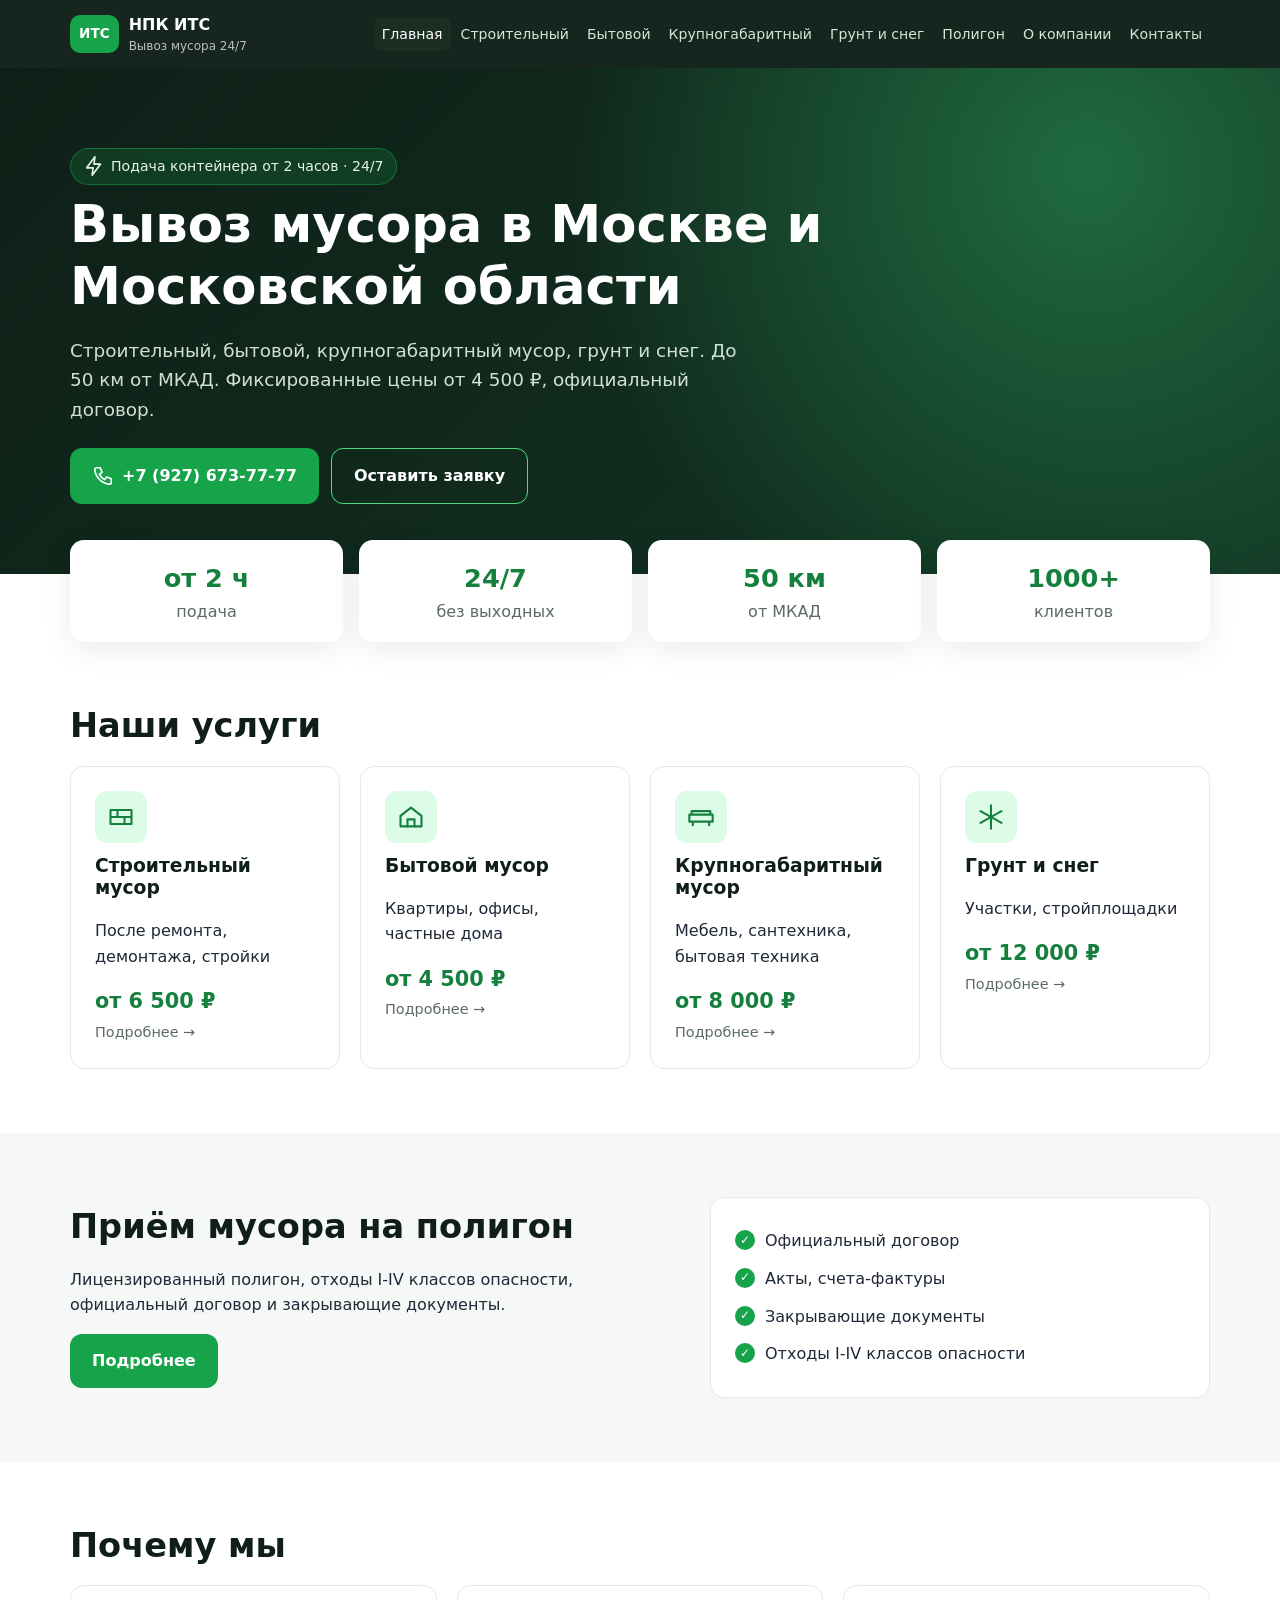
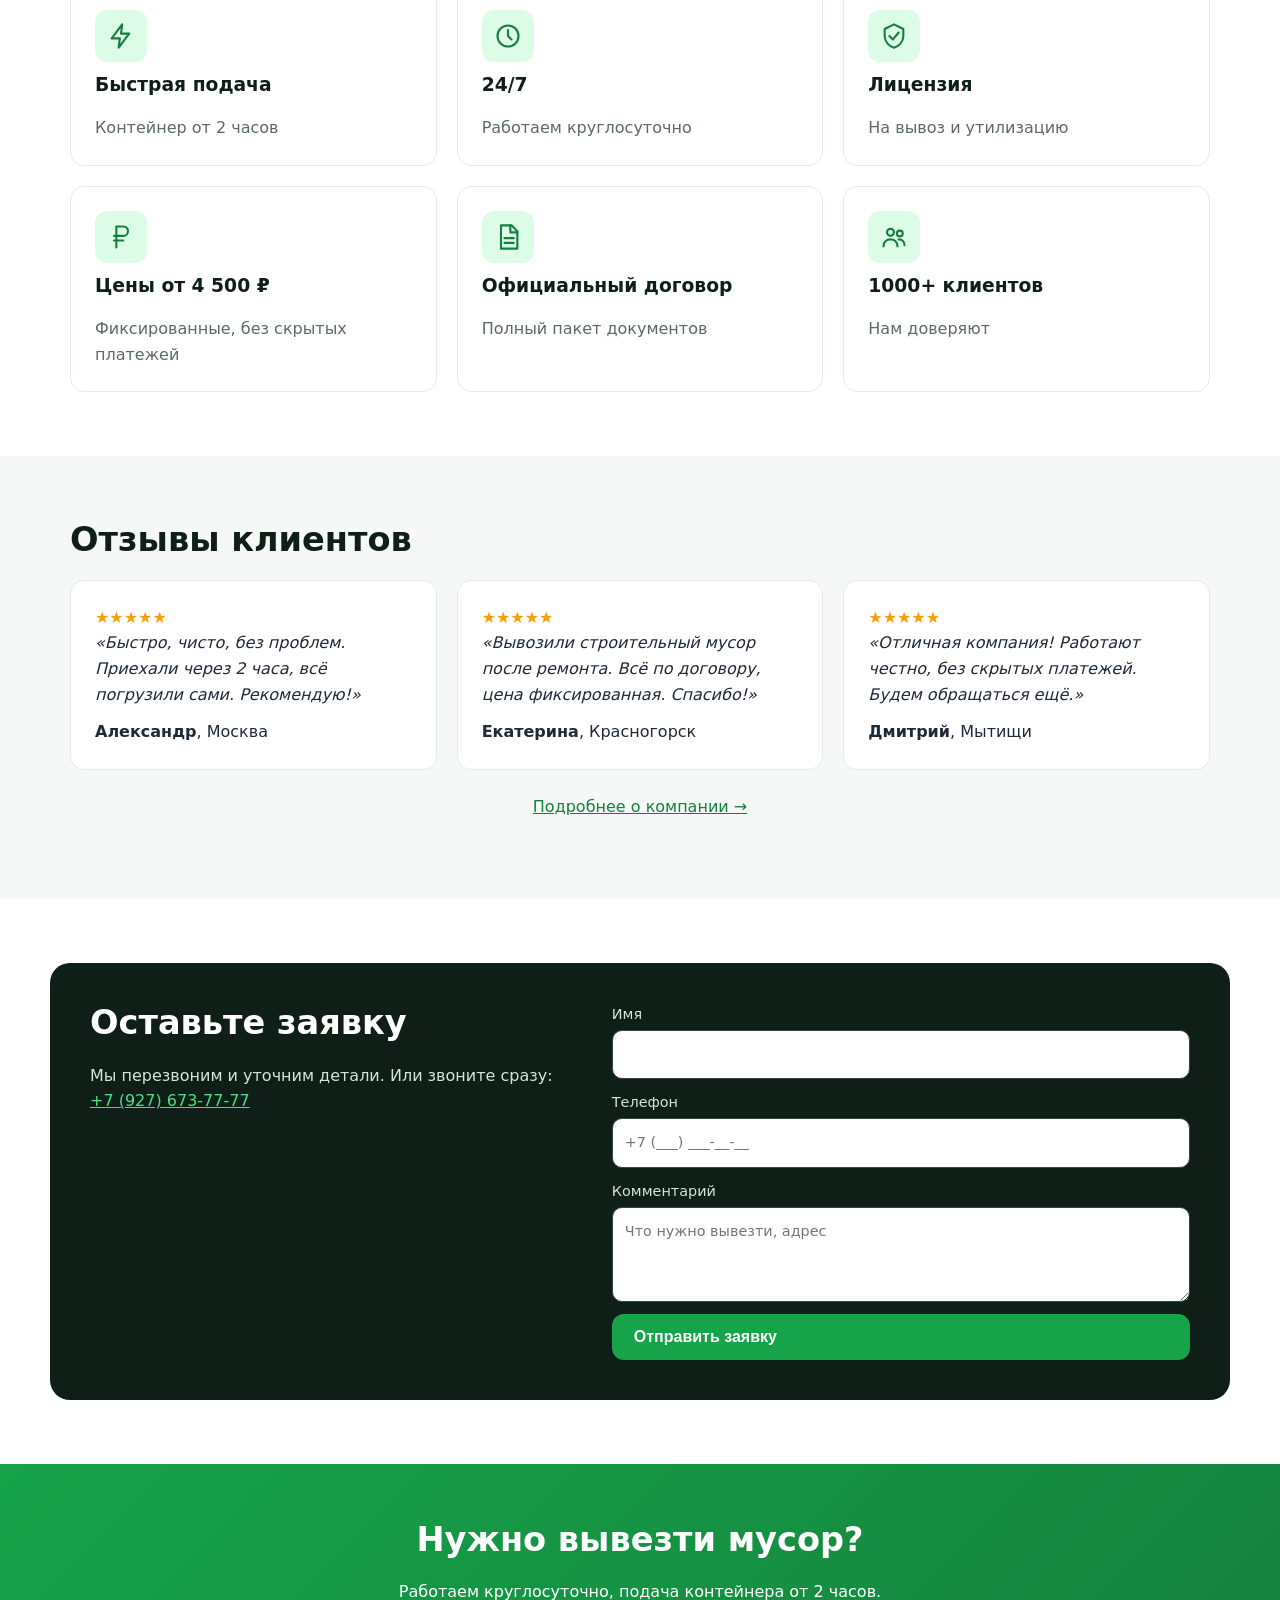
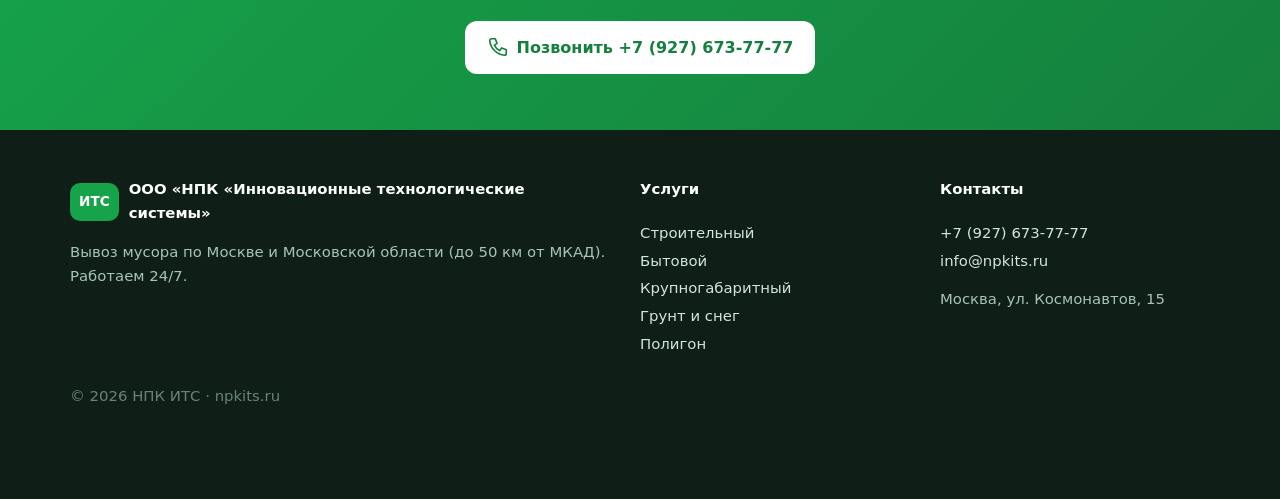
<file: index.html>
<!DOCTYPE html><html lang="ru"><head><meta charset="utf-8"><meta name="viewport" content="width=device-width,initial-scale=1">
<title>Вывоз мусора в Москве и области 24/7 от 4 500 ₽ | НПК ИТС</title><meta name="description" content="Вывоз строительного, бытового, крупногабаритного мусора, грунта и снега по Москве и области до 50 км от МКАД. Подача от 2 часов, 24/7, договор."><link rel="canonical" href="https://npkits.ru/">
<meta property="og:title" content="Вывоз мусора в Москве и области 24/7 от 4 500 ₽ | НПК ИТС"><meta property="og:description" content="Вывоз строительного, бытового, крупногабаритного мусора, грунта и снега по Москве и области до 50 км от МКАД. Подача от 2 часов, 24/7, договор."><link rel="stylesheet" href="css/style.css">
<link rel="icon" href="data:image/svg+xml,%3Csvg xmlns='http://www.w3.org/2000/svg' viewBox='0 0 24 24'%3E%3Crect width='24' height='24' rx='5' fill='%2316a34a'/%3E%3C/svg%3E"></head><body>
<header class="hdr"><div class="wrap hrow"><a class="logo" href="index.html"><span class="lm">ИТС</span><span>НПК ИТС<small>Вывоз мусора 24/7</small></span></a>
<button class="burger" aria-label="Меню" aria-expanded="false"><span></span><span></span><span></span></button>
<nav class="nav"><a href="index.html" class="active" aria-current="page">Главная</a><a href="stroitelnyj.html">Строительный</a><a href="bytovoj.html">Бытовой</a><a href="krupnogabaritnyj.html">Крупногабаритный</a><a href="grunt-sneg.html">Грунт и снег</a><a href="poligon.html">Полигон</a><a href="o-kompanii.html">О компании</a><a href="kontakty.html">Контакты</a></nav><a class="hphone" href="tel:+79276737777"><svg class="ic" viewBox="0 0 24 24" fill="none" stroke="currentColor" stroke-width="1.8" stroke-linecap="round" stroke-linejoin="round" aria-hidden="true"><path d="M5 3h4l2 5-3 2a12 12 0 006 6l2-3 5 2v4a2 2 0 01-2 2A18 18 0 013 5a2 2 0 012-2z"/></svg>+7 (927) 673-77-77</a></div></header>
<main><section class="hero"><div class="wrap"><span class="badge"><svg class="ic" viewBox="0 0 24 24" fill="none" stroke="currentColor" stroke-width="1.8" stroke-linecap="round" stroke-linejoin="round" aria-hidden="true"><path d="M13 2L4 14h7l-1 8 9-12h-7z"/></svg> Подача контейнера от 2 часов · 24/7</span><h1>Вывоз мусора в Москве и Московской области</h1><p class="lead">Строительный, бытовой, крупногабаритный мусор, грунт и снег. До 50 км от МКАД. Фиксированные цены от 4 500 ₽, официальный договор.</p><div class="btns"><a class="btn" href="tel:+79276737777"><svg class="ic" viewBox="0 0 24 24" fill="none" stroke="currentColor" stroke-width="1.8" stroke-linecap="round" stroke-linejoin="round" aria-hidden="true"><path d="M5 3h4l2 5-3 2a12 12 0 006 6l2-3 5 2v4a2 2 0 01-2 2A18 18 0 013 5a2 2 0 012-2z"/></svg> +7 (927) 673-77-77</a><a class="btn ghost" href="#zayavka">Оставить заявку</a></div></div></section><div class="stats wrap"><div><b>от 2 ч</b>подача</div><div><b>24/7</b>без выходных</div><div><b>50 км</b>от МКАД</div><div><b>1000+</b>клиентов</div></div><section class="sec"><div class="wrap"><h2>Наши услуги</h2><div class="grid g4"><a class="card svc" href="stroitelnyj.html"><div class="ico"><svg class="ic" viewBox="0 0 24 24" fill="none" stroke="currentColor" stroke-width="1.8" stroke-linecap="round" stroke-linejoin="round" aria-hidden="true"><path d="M3 6h18v12H3zM3 12h18M9 6v6M15 12v6"/></svg></div><h3>Строительный мусор</h3><p>После ремонта, демонтажа, стройки</p><div class="pr">от 6 500 ₽</div><span class="more">Подробнее →</span></a><a class="card svc" href="bytovoj.html"><div class="ico"><svg class="ic" viewBox="0 0 24 24" fill="none" stroke="currentColor" stroke-width="1.8" stroke-linecap="round" stroke-linejoin="round" aria-hidden="true"><path d="M3 11l9-7 9 7v9H3z"/><path d="M9 20v-6h6v6"/></svg></div><h3>Бытовой мусор</h3><p>Квартиры, офисы, частные дома</p><div class="pr">от 4 500 ₽</div><span class="more">Подробнее →</span></a><a class="card svc" href="krupnogabaritnyj.html"><div class="ico"><svg class="ic" viewBox="0 0 24 24" fill="none" stroke="currentColor" stroke-width="1.8" stroke-linecap="round" stroke-linejoin="round" aria-hidden="true"><path d="M4 10V7h16v3M2 10h20v6H2zM5 16v3M19 16v3"/></svg></div><h3>Крупногабаритный мусор</h3><p>Мебель, сантехника, бытовая техника</p><div class="pr">от 8 000 ₽</div><span class="more">Подробнее →</span></a><a class="card svc" href="grunt-sneg.html"><div class="ico"><svg class="ic" viewBox="0 0 24 24" fill="none" stroke="currentColor" stroke-width="1.8" stroke-linecap="round" stroke-linejoin="round" aria-hidden="true"><path d="M12 2v20M3 7l18 10M21 7L3 17"/></svg></div><h3>Грунт и снег</h3><p>Участки, стройплощадки</p><div class="pr">от 12 000 ₽</div><span class="more">Подробнее →</span></a></div></div></section><section class="sec alt"><div class="wrap two"><div><h2>Приём мусора на полигон</h2><p>Лицензированный полигон, отходы I-IV классов опасности, официальный договор и закрывающие документы.</p><a class="btn" href="poligon.html">Подробнее</a></div><div class="card"><ul class="check"><li>Официальный договор</li><li>Акты, счета-фактуры</li><li>Закрывающие документы</li><li>Отходы I-IV классов опасности</li></ul></div></div></section><section class="sec"><div class="wrap"><h2>Почему мы</h2><div class="grid g3"><div class="card adv"><div class="ico"><svg class="ic" viewBox="0 0 24 24" fill="none" stroke="currentColor" stroke-width="1.8" stroke-linecap="round" stroke-linejoin="round" aria-hidden="true"><path d="M13 2L4 14h7l-1 8 9-12h-7z"/></svg></div><h3>Быстрая подача</h3><p>Контейнер от 2 часов</p></div><div class="card adv"><div class="ico"><svg class="ic" viewBox="0 0 24 24" fill="none" stroke="currentColor" stroke-width="1.8" stroke-linecap="round" stroke-linejoin="round" aria-hidden="true"><circle cx="12" cy="12" r="9"/><path d="M12 7v5l3 3"/></svg></div><h3>24/7</h3><p>Работаем круглосуточно</p></div><div class="card adv"><div class="ico"><svg class="ic" viewBox="0 0 24 24" fill="none" stroke="currentColor" stroke-width="1.8" stroke-linecap="round" stroke-linejoin="round" aria-hidden="true"><path d="M12 2l8 4v6c0 5-4 9-8 10-4-1-8-5-8-10V6z"/><path d="M8 12l3 3 5-6"/></svg></div><h3>Лицензия</h3><p>На вывоз и утилизацию</p></div><div class="card adv"><div class="ico"><svg class="ic" viewBox="0 0 24 24" fill="none" stroke="currentColor" stroke-width="1.8" stroke-linecap="round" stroke-linejoin="round" aria-hidden="true"><path d="M8 21V3h6a4 4 0 010 8H6M6 15h8"/></svg></div><h3>Цены от 4 500 ₽</h3><p>Фиксированные, без скрытых платежей</p></div><div class="card adv"><div class="ico"><svg class="ic" viewBox="0 0 24 24" fill="none" stroke="currentColor" stroke-width="1.8" stroke-linecap="round" stroke-linejoin="round" aria-hidden="true"><path d="M6 2h9l5 5v15H6z"/><path d="M14 2v6h6M9 13h8M9 17h8"/></svg></div><h3>Официальный договор</h3><p>Полный пакет документов</p></div><div class="card adv"><div class="ico"><svg class="ic" viewBox="0 0 24 24" fill="none" stroke="currentColor" stroke-width="1.8" stroke-linecap="round" stroke-linejoin="round" aria-hidden="true"><circle cx="9" cy="8" r="3"/><path d="M3 20c0-4 3-6 6-6s6 2 6 6"/><circle cx="17" cy="9" r="2.5"/><path d="M16 14c3 0 5 2 5 5"/></svg></div><h3>1000+ клиентов</h3><p>Нам доверяют</p></div></div></div></section><section class="sec alt"><div class="wrap"><h2>Отзывы клиентов</h2><div class="grid g3"><figure class="card rev"><div class="stars">★★★★★</div><blockquote>«Быстро, чисто, без проблем. Приехали через 2 часа, всё погрузили сами. Рекомендую!»</blockquote><figcaption><b>Александр</b>, Москва</figcaption></figure><figure class="card rev"><div class="stars">★★★★★</div><blockquote>«Вывозили строительный мусор после ремонта. Всё по договору, цена фиксированная. Спасибо!»</blockquote><figcaption><b>Екатерина</b>, Красногорск</figcaption></figure><figure class="card rev"><div class="stars">★★★★★</div><blockquote>«Отличная компания! Работают честно, без скрытых платежей. Будем обращаться ещё.»</blockquote><figcaption><b>Дмитрий</b>, Мытищи</figcaption></figure></div><p class="center"><a href="o-kompanii.html">Подробнее о компании →</a></p></div></section><section class="sec" id="zayavka"><div class="wrap formbox"><div><h2>Оставьте заявку</h2><p>Мы перезвоним и уточним детали. Или звоните сразу: <a href="tel:+79276737777">+7 (927) 673-77-77</a></p></div>
<form class="form" novalidate><label>Имя<input name="name" required autocomplete="name"></label><label>Телефон<input name="phone" type="tel" required autocomplete="tel" placeholder="+7 (___) ___-__-__"></label>
<label>Комментарий<textarea name="comment" rows="3" placeholder="Что нужно вывезти, адрес"></textarea></label><button class="btn" type="submit">Отправить заявку</button><p class="ok" hidden>Спасибо! Заявка принята. Мы свяжемся с вами в ближайшее время.</p></form></div></section><section class="cta"><div class="wrap"><h2>Нужно вывезти мусор?</h2><p>Работаем круглосуточно, подача контейнера от 2 часов.</p><a class="btn light" href="tel:+79276737777"><svg class="ic" viewBox="0 0 24 24" fill="none" stroke="currentColor" stroke-width="1.8" stroke-linecap="round" stroke-linejoin="round" aria-hidden="true"><path d="M5 3h4l2 5-3 2a12 12 0 006 6l2-3 5 2v4a2 2 0 01-2 2A18 18 0 013 5a2 2 0 012-2z"/></svg> Позвонить +7 (927) 673-77-77</a></div></section></main>
<footer class="ftr"><div class="wrap fgrid"><div><div class="logo"><span class="lm">ИТС</span><span>ООО «НПК «Инновационные технологические системы»</span></div><p>Вывоз мусора по Москве и Московской области (до 50 км от МКАД). Работаем 24/7.</p></div>
<div><h4>Услуги</h4><a href="stroitelnyj.html">Строительный</a><a href="bytovoj.html">Бытовой</a><a href="krupnogabaritnyj.html">Крупногабаритный</a><a href="grunt-sneg.html">Грунт и снег</a><a href="poligon.html">Полигон</a></div>
<div><h4>Контакты</h4><a href="tel:+79276737777">+7 (927) 673-77-77</a><a href="mailto:info@npkits.ru">info@npkits.ru</a><p>Москва, ул. Космонавтов, 15</p></div></div>
<div class="wrap copy">© 2026 НПК ИТС · npkits.ru</div></footer>
<a class="fab" href="tel:+79276737777" aria-label="Позвонить"><svg class="ic" viewBox="0 0 24 24" fill="none" stroke="currentColor" stroke-width="1.8" stroke-linecap="round" stroke-linejoin="round" aria-hidden="true"><path d="M5 3h4l2 5-3 2a12 12 0 006 6l2-3 5 2v4a2 2 0 01-2 2A18 18 0 013 5a2 2 0 012-2z"/></svg><span>Позвонить</span></a>
<script src="js/main.js"></script></body></html>
</file>
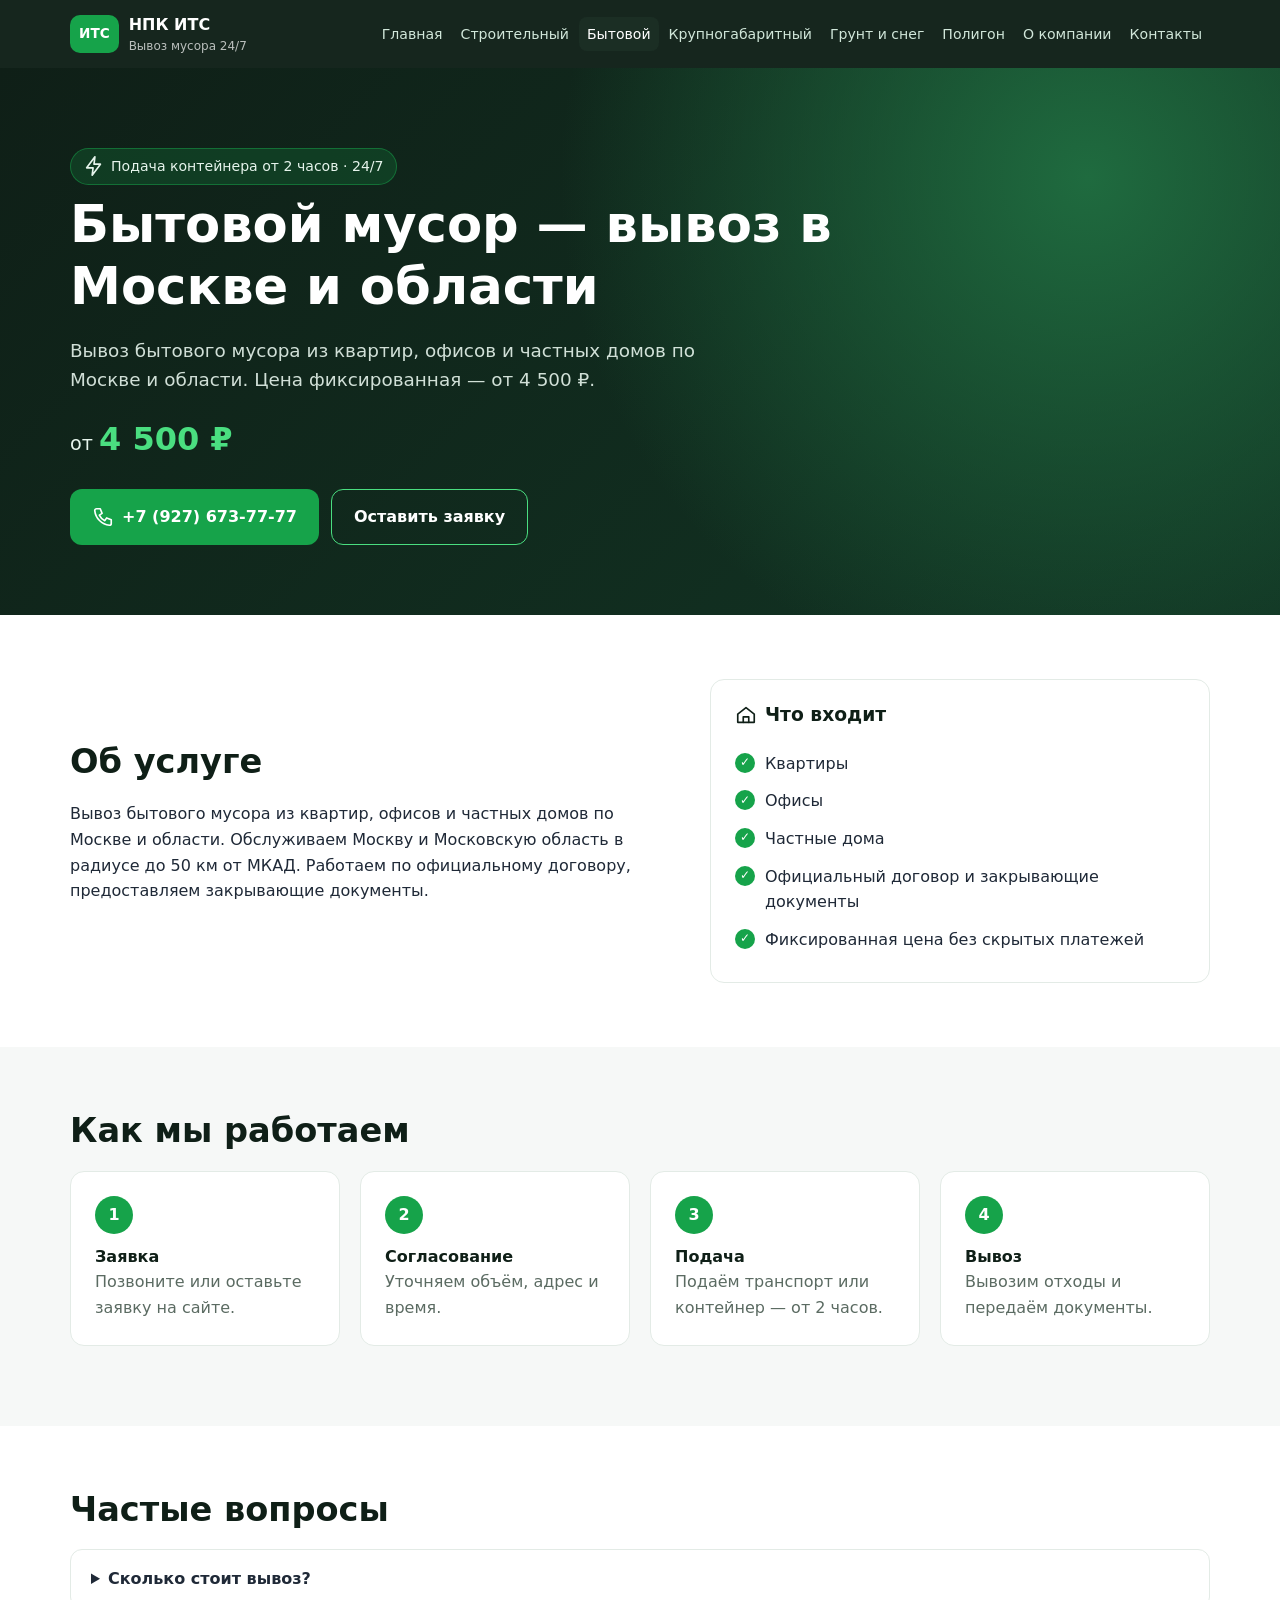
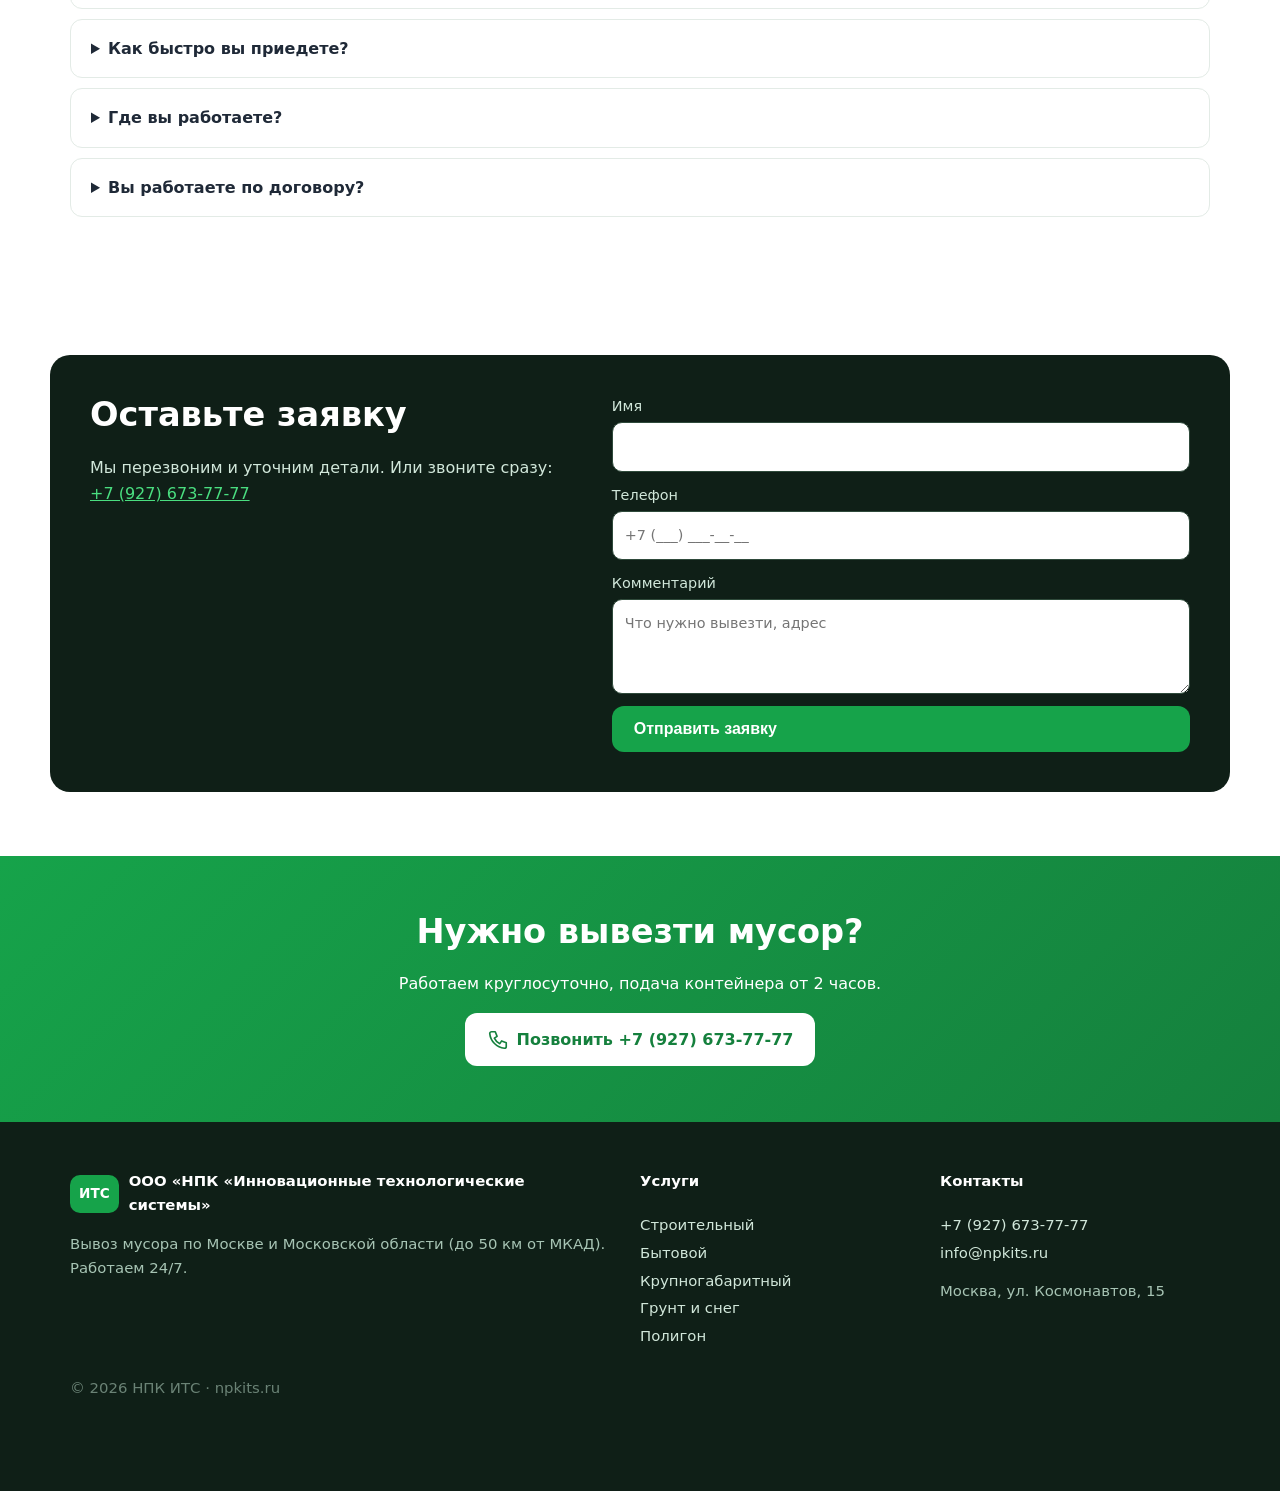
<file: bytovoj.html>
<!DOCTYPE html><html lang="ru"><head><meta charset="utf-8"><meta name="viewport" content="width=device-width,initial-scale=1">
<title>Вывоз: бытовой мусор в Москве от 4 500 ₽ | НПК ИТС</title><meta name="description" content="Вывоз бытового мусора из квартир, офисов и частных домов по Москве и области. От 4 500 ₽, фиксированная цена, подача от 2 часов, 24/7. ☎ +7 (927) 673-77-77"><link rel="canonical" href="https://npkits.ru/bytovoj.html">
<meta property="og:title" content="Вывоз: бытовой мусор в Москве от 4 500 ₽ | НПК ИТС"><meta property="og:description" content="Вывоз бытового мусора из квартир, офисов и частных домов по Москве и области. От 4 500 ₽, фиксированная цена, подача от 2 часов, 24/7. ☎ +7 (927) 673-77-77"><link rel="stylesheet" href="css/style.css">
<link rel="icon" href="data:image/svg+xml,%3Csvg xmlns='http://www.w3.org/2000/svg' viewBox='0 0 24 24'%3E%3Crect width='24' height='24' rx='5' fill='%2316a34a'/%3E%3C/svg%3E"></head><body>
<header class="hdr"><div class="wrap hrow"><a class="logo" href="index.html"><span class="lm">ИТС</span><span>НПК ИТС<small>Вывоз мусора 24/7</small></span></a>
<button class="burger" aria-label="Меню" aria-expanded="false"><span></span><span></span><span></span></button>
<nav class="nav"><a href="index.html">Главная</a><a href="stroitelnyj.html">Строительный</a><a href="bytovoj.html" class="active" aria-current="page">Бытовой</a><a href="krupnogabaritnyj.html">Крупногабаритный</a><a href="grunt-sneg.html">Грунт и снег</a><a href="poligon.html">Полигон</a><a href="o-kompanii.html">О компании</a><a href="kontakty.html">Контакты</a></nav><a class="hphone" href="tel:+79276737777"><svg class="ic" viewBox="0 0 24 24" fill="none" stroke="currentColor" stroke-width="1.8" stroke-linecap="round" stroke-linejoin="round" aria-hidden="true"><path d="M5 3h4l2 5-3 2a12 12 0 006 6l2-3 5 2v4a2 2 0 01-2 2A18 18 0 013 5a2 2 0 012-2z"/></svg>+7 (927) 673-77-77</a></div></header>
<main><section class="hero"><div class="wrap"><span class="badge"><svg class="ic" viewBox="0 0 24 24" fill="none" stroke="currentColor" stroke-width="1.8" stroke-linecap="round" stroke-linejoin="round" aria-hidden="true"><path d="M13 2L4 14h7l-1 8 9-12h-7z"/></svg> Подача контейнера от 2 часов · 24/7</span><h1>Бытовой мусор — вывоз в Москве и области</h1><p class="lead">Вывоз бытового мусора из квартир, офисов и частных домов по Москве и области. Цена фиксированная — от 4 500 ₽.</p><p class="price">от <b>4 500 ₽</b></p><div class="btns"><a class="btn" href="tel:+79276737777"><svg class="ic" viewBox="0 0 24 24" fill="none" stroke="currentColor" stroke-width="1.8" stroke-linecap="round" stroke-linejoin="round" aria-hidden="true"><path d="M5 3h4l2 5-3 2a12 12 0 006 6l2-3 5 2v4a2 2 0 01-2 2A18 18 0 013 5a2 2 0 012-2z"/></svg> +7 (927) 673-77-77</a><a class="btn ghost" href="#zayavka">Оставить заявку</a></div></div></section><section class="sec"><div class="wrap two"><div><h2>Об услуге</h2><p>Вывоз бытового мусора из квартир, офисов и частных домов по Москве и области. Обслуживаем Москву и Московскую область в радиусе до 50 км от МКАД. Работаем по официальному договору, предоставляем закрывающие документы.</p></div>
<div class="card"><h3><svg class="ic" viewBox="0 0 24 24" fill="none" stroke="currentColor" stroke-width="1.8" stroke-linecap="round" stroke-linejoin="round" aria-hidden="true"><path d="M3 11l9-7 9 7v9H3z"/><path d="M9 20v-6h6v6"/></svg> Что входит</h3><ul class="check"><li>Квартиры</li><li>Офисы</li><li>Частные дома</li><li>Официальный договор и закрывающие документы</li><li>Фиксированная цена без скрытых платежей</li></ul></div></div></section>
<section class="sec alt"><div class="wrap"><h2>Как мы работаем</h2><ol class="steps"><li><b>Заявка</b>Позвоните или оставьте заявку на сайте.</li><li><b>Согласование</b>Уточняем объём, адрес и время.</li><li><b>Подача</b>Подаём транспорт или контейнер — от 2 часов.</li><li><b>Вывоз</b>Вывозим отходы и передаём документы.</li></ol></div></section>
<section class="sec"><div class="wrap"><h2>Частые вопросы</h2><div class="faq"><details><summary>Сколько стоит вывоз?</summary><p>Стоимость — от 4 500 ₽. Цены фиксированные.</p></details><details><summary>Как быстро вы приедете?</summary><p>Подача контейнера — от 2 часов. Работаем 24/7.</p></details><details><summary>Где вы работаете?</summary><p>По Москве и Московской области в радиусе до 50 км от МКАД.</p></details><details><summary>Вы работаете по договору?</summary><p>Да, по официальному договору. Предоставляем акты, счета-фактуры и закрывающие документы.</p></details></div></div></section><section class="sec" id="zayavka"><div class="wrap formbox"><div><h2>Оставьте заявку</h2><p>Мы перезвоним и уточним детали. Или звоните сразу: <a href="tel:+79276737777">+7 (927) 673-77-77</a></p></div>
<form class="form" novalidate><label>Имя<input name="name" required autocomplete="name"></label><label>Телефон<input name="phone" type="tel" required autocomplete="tel" placeholder="+7 (___) ___-__-__"></label>
<label>Комментарий<textarea name="comment" rows="3" placeholder="Что нужно вывезти, адрес"></textarea></label><button class="btn" type="submit">Отправить заявку</button><p class="ok" hidden>Спасибо! Заявка принята. Мы свяжемся с вами в ближайшее время.</p></form></div></section><section class="cta"><div class="wrap"><h2>Нужно вывезти мусор?</h2><p>Работаем круглосуточно, подача контейнера от 2 часов.</p><a class="btn light" href="tel:+79276737777"><svg class="ic" viewBox="0 0 24 24" fill="none" stroke="currentColor" stroke-width="1.8" stroke-linecap="round" stroke-linejoin="round" aria-hidden="true"><path d="M5 3h4l2 5-3 2a12 12 0 006 6l2-3 5 2v4a2 2 0 01-2 2A18 18 0 013 5a2 2 0 012-2z"/></svg> Позвонить +7 (927) 673-77-77</a></div></section></main>
<footer class="ftr"><div class="wrap fgrid"><div><div class="logo"><span class="lm">ИТС</span><span>ООО «НПК «Инновационные технологические системы»</span></div><p>Вывоз мусора по Москве и Московской области (до 50 км от МКАД). Работаем 24/7.</p></div>
<div><h4>Услуги</h4><a href="stroitelnyj.html">Строительный</a><a href="bytovoj.html">Бытовой</a><a href="krupnogabaritnyj.html">Крупногабаритный</a><a href="grunt-sneg.html">Грунт и снег</a><a href="poligon.html">Полигон</a></div>
<div><h4>Контакты</h4><a href="tel:+79276737777">+7 (927) 673-77-77</a><a href="mailto:info@npkits.ru">info@npkits.ru</a><p>Москва, ул. Космонавтов, 15</p></div></div>
<div class="wrap copy">© 2026 НПК ИТС · npkits.ru</div></footer>
<a class="fab" href="tel:+79276737777" aria-label="Позвонить"><svg class="ic" viewBox="0 0 24 24" fill="none" stroke="currentColor" stroke-width="1.8" stroke-linecap="round" stroke-linejoin="round" aria-hidden="true"><path d="M5 3h4l2 5-3 2a12 12 0 006 6l2-3 5 2v4a2 2 0 01-2 2A18 18 0 013 5a2 2 0 012-2z"/></svg><span>Позвонить</span></a>
<script src="js/main.js"></script></body></html>
</file>
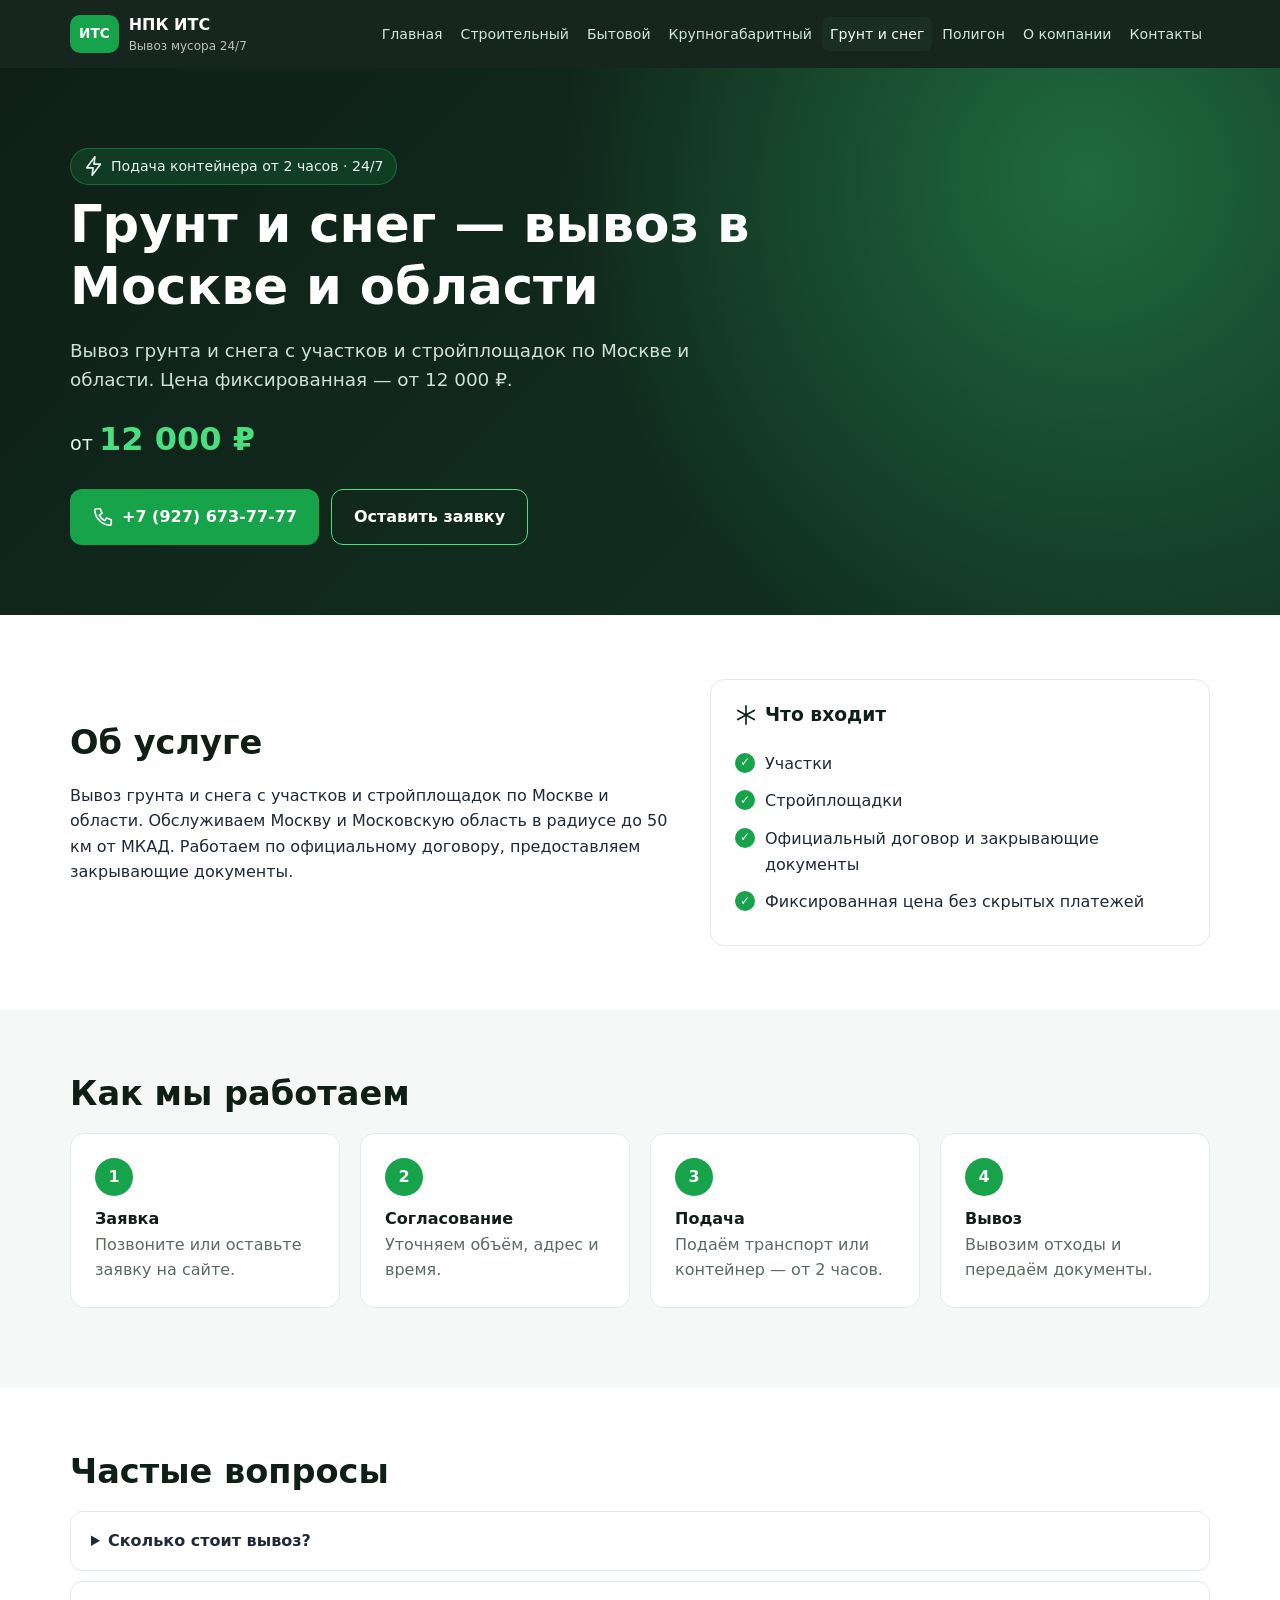
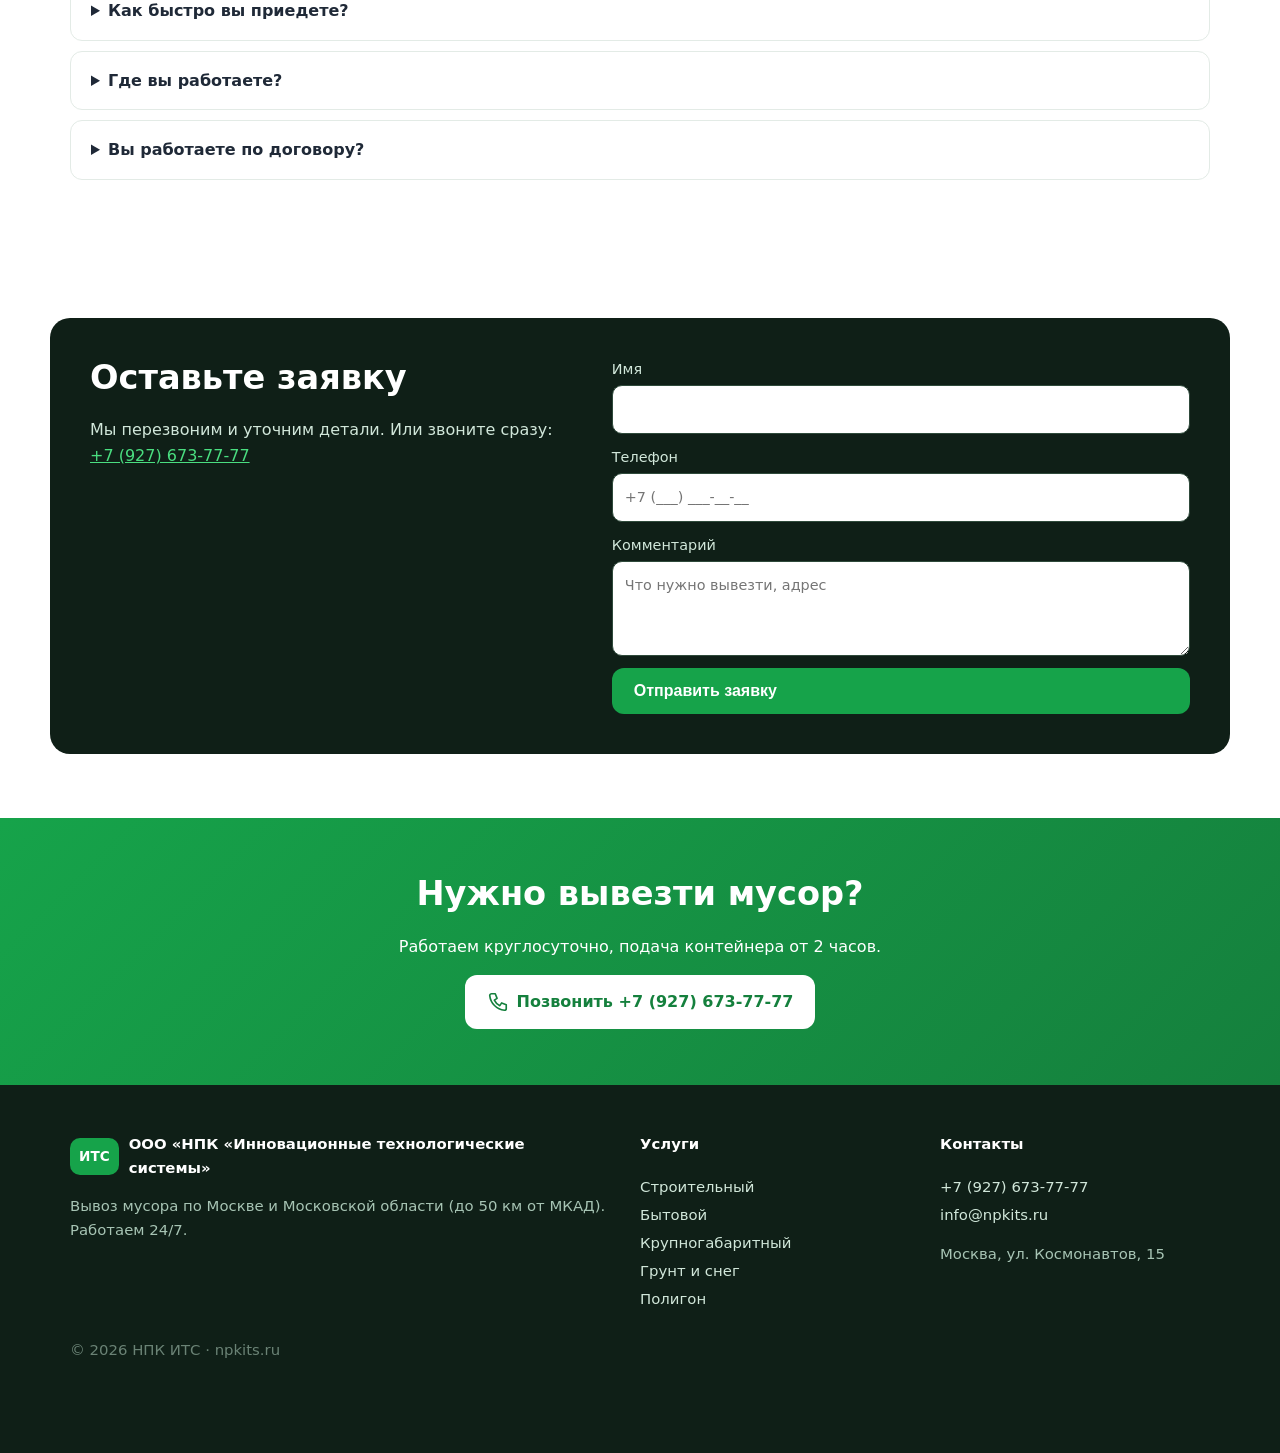
<file: grunt-sneg.html>
<!DOCTYPE html><html lang="ru"><head><meta charset="utf-8"><meta name="viewport" content="width=device-width,initial-scale=1">
<title>Вывоз: грунт и снег в Москве от 12 000 ₽ | НПК ИТС</title><meta name="description" content="Вывоз грунта и снега с участков и стройплощадок по Москве и области. От 12 000 ₽, фиксированная цена, подача от 2 часов, 24/7. ☎ +7 (927) 673-77-77"><link rel="canonical" href="https://npkits.ru/grunt-sneg.html">
<meta property="og:title" content="Вывоз: грунт и снег в Москве от 12 000 ₽ | НПК ИТС"><meta property="og:description" content="Вывоз грунта и снега с участков и стройплощадок по Москве и области. От 12 000 ₽, фиксированная цена, подача от 2 часов, 24/7. ☎ +7 (927) 673-77-77"><link rel="stylesheet" href="css/style.css">
<link rel="icon" href="data:image/svg+xml,%3Csvg xmlns='http://www.w3.org/2000/svg' viewBox='0 0 24 24'%3E%3Crect width='24' height='24' rx='5' fill='%2316a34a'/%3E%3C/svg%3E"></head><body>
<header class="hdr"><div class="wrap hrow"><a class="logo" href="index.html"><span class="lm">ИТС</span><span>НПК ИТС<small>Вывоз мусора 24/7</small></span></a>
<button class="burger" aria-label="Меню" aria-expanded="false"><span></span><span></span><span></span></button>
<nav class="nav"><a href="index.html">Главная</a><a href="stroitelnyj.html">Строительный</a><a href="bytovoj.html">Бытовой</a><a href="krupnogabaritnyj.html">Крупногабаритный</a><a href="grunt-sneg.html" class="active" aria-current="page">Грунт и снег</a><a href="poligon.html">Полигон</a><a href="o-kompanii.html">О компании</a><a href="kontakty.html">Контакты</a></nav><a class="hphone" href="tel:+79276737777"><svg class="ic" viewBox="0 0 24 24" fill="none" stroke="currentColor" stroke-width="1.8" stroke-linecap="round" stroke-linejoin="round" aria-hidden="true"><path d="M5 3h4l2 5-3 2a12 12 0 006 6l2-3 5 2v4a2 2 0 01-2 2A18 18 0 013 5a2 2 0 012-2z"/></svg>+7 (927) 673-77-77</a></div></header>
<main><section class="hero"><div class="wrap"><span class="badge"><svg class="ic" viewBox="0 0 24 24" fill="none" stroke="currentColor" stroke-width="1.8" stroke-linecap="round" stroke-linejoin="round" aria-hidden="true"><path d="M13 2L4 14h7l-1 8 9-12h-7z"/></svg> Подача контейнера от 2 часов · 24/7</span><h1>Грунт и снег — вывоз в Москве и области</h1><p class="lead">Вывоз грунта и снега с участков и стройплощадок по Москве и области. Цена фиксированная — от 12 000 ₽.</p><p class="price">от <b>12 000 ₽</b></p><div class="btns"><a class="btn" href="tel:+79276737777"><svg class="ic" viewBox="0 0 24 24" fill="none" stroke="currentColor" stroke-width="1.8" stroke-linecap="round" stroke-linejoin="round" aria-hidden="true"><path d="M5 3h4l2 5-3 2a12 12 0 006 6l2-3 5 2v4a2 2 0 01-2 2A18 18 0 013 5a2 2 0 012-2z"/></svg> +7 (927) 673-77-77</a><a class="btn ghost" href="#zayavka">Оставить заявку</a></div></div></section><section class="sec"><div class="wrap two"><div><h2>Об услуге</h2><p>Вывоз грунта и снега с участков и стройплощадок по Москве и области. Обслуживаем Москву и Московскую область в радиусе до 50 км от МКАД. Работаем по официальному договору, предоставляем закрывающие документы.</p></div>
<div class="card"><h3><svg class="ic" viewBox="0 0 24 24" fill="none" stroke="currentColor" stroke-width="1.8" stroke-linecap="round" stroke-linejoin="round" aria-hidden="true"><path d="M12 2v20M3 7l18 10M21 7L3 17"/></svg> Что входит</h3><ul class="check"><li>Участки</li><li>Стройплощадки</li><li>Официальный договор и закрывающие документы</li><li>Фиксированная цена без скрытых платежей</li></ul></div></div></section>
<section class="sec alt"><div class="wrap"><h2>Как мы работаем</h2><ol class="steps"><li><b>Заявка</b>Позвоните или оставьте заявку на сайте.</li><li><b>Согласование</b>Уточняем объём, адрес и время.</li><li><b>Подача</b>Подаём транспорт или контейнер — от 2 часов.</li><li><b>Вывоз</b>Вывозим отходы и передаём документы.</li></ol></div></section>
<section class="sec"><div class="wrap"><h2>Частые вопросы</h2><div class="faq"><details><summary>Сколько стоит вывоз?</summary><p>Стоимость — от 12 000 ₽. Цены фиксированные.</p></details><details><summary>Как быстро вы приедете?</summary><p>Подача контейнера — от 2 часов. Работаем 24/7.</p></details><details><summary>Где вы работаете?</summary><p>По Москве и Московской области в радиусе до 50 км от МКАД.</p></details><details><summary>Вы работаете по договору?</summary><p>Да, по официальному договору. Предоставляем акты, счета-фактуры и закрывающие документы.</p></details></div></div></section><section class="sec" id="zayavka"><div class="wrap formbox"><div><h2>Оставьте заявку</h2><p>Мы перезвоним и уточним детали. Или звоните сразу: <a href="tel:+79276737777">+7 (927) 673-77-77</a></p></div>
<form class="form" novalidate><label>Имя<input name="name" required autocomplete="name"></label><label>Телефон<input name="phone" type="tel" required autocomplete="tel" placeholder="+7 (___) ___-__-__"></label>
<label>Комментарий<textarea name="comment" rows="3" placeholder="Что нужно вывезти, адрес"></textarea></label><button class="btn" type="submit">Отправить заявку</button><p class="ok" hidden>Спасибо! Заявка принята. Мы свяжемся с вами в ближайшее время.</p></form></div></section><section class="cta"><div class="wrap"><h2>Нужно вывезти мусор?</h2><p>Работаем круглосуточно, подача контейнера от 2 часов.</p><a class="btn light" href="tel:+79276737777"><svg class="ic" viewBox="0 0 24 24" fill="none" stroke="currentColor" stroke-width="1.8" stroke-linecap="round" stroke-linejoin="round" aria-hidden="true"><path d="M5 3h4l2 5-3 2a12 12 0 006 6l2-3 5 2v4a2 2 0 01-2 2A18 18 0 013 5a2 2 0 012-2z"/></svg> Позвонить +7 (927) 673-77-77</a></div></section></main>
<footer class="ftr"><div class="wrap fgrid"><div><div class="logo"><span class="lm">ИТС</span><span>ООО «НПК «Инновационные технологические системы»</span></div><p>Вывоз мусора по Москве и Московской области (до 50 км от МКАД). Работаем 24/7.</p></div>
<div><h4>Услуги</h4><a href="stroitelnyj.html">Строительный</a><a href="bytovoj.html">Бытовой</a><a href="krupnogabaritnyj.html">Крупногабаритный</a><a href="grunt-sneg.html">Грунт и снег</a><a href="poligon.html">Полигон</a></div>
<div><h4>Контакты</h4><a href="tel:+79276737777">+7 (927) 673-77-77</a><a href="mailto:info@npkits.ru">info@npkits.ru</a><p>Москва, ул. Космонавтов, 15</p></div></div>
<div class="wrap copy">© 2026 НПК ИТС · npkits.ru</div></footer>
<a class="fab" href="tel:+79276737777" aria-label="Позвонить"><svg class="ic" viewBox="0 0 24 24" fill="none" stroke="currentColor" stroke-width="1.8" stroke-linecap="round" stroke-linejoin="round" aria-hidden="true"><path d="M5 3h4l2 5-3 2a12 12 0 006 6l2-3 5 2v4a2 2 0 01-2 2A18 18 0 013 5a2 2 0 012-2z"/></svg><span>Позвонить</span></a>
<script src="js/main.js"></script></body></html>
</file>
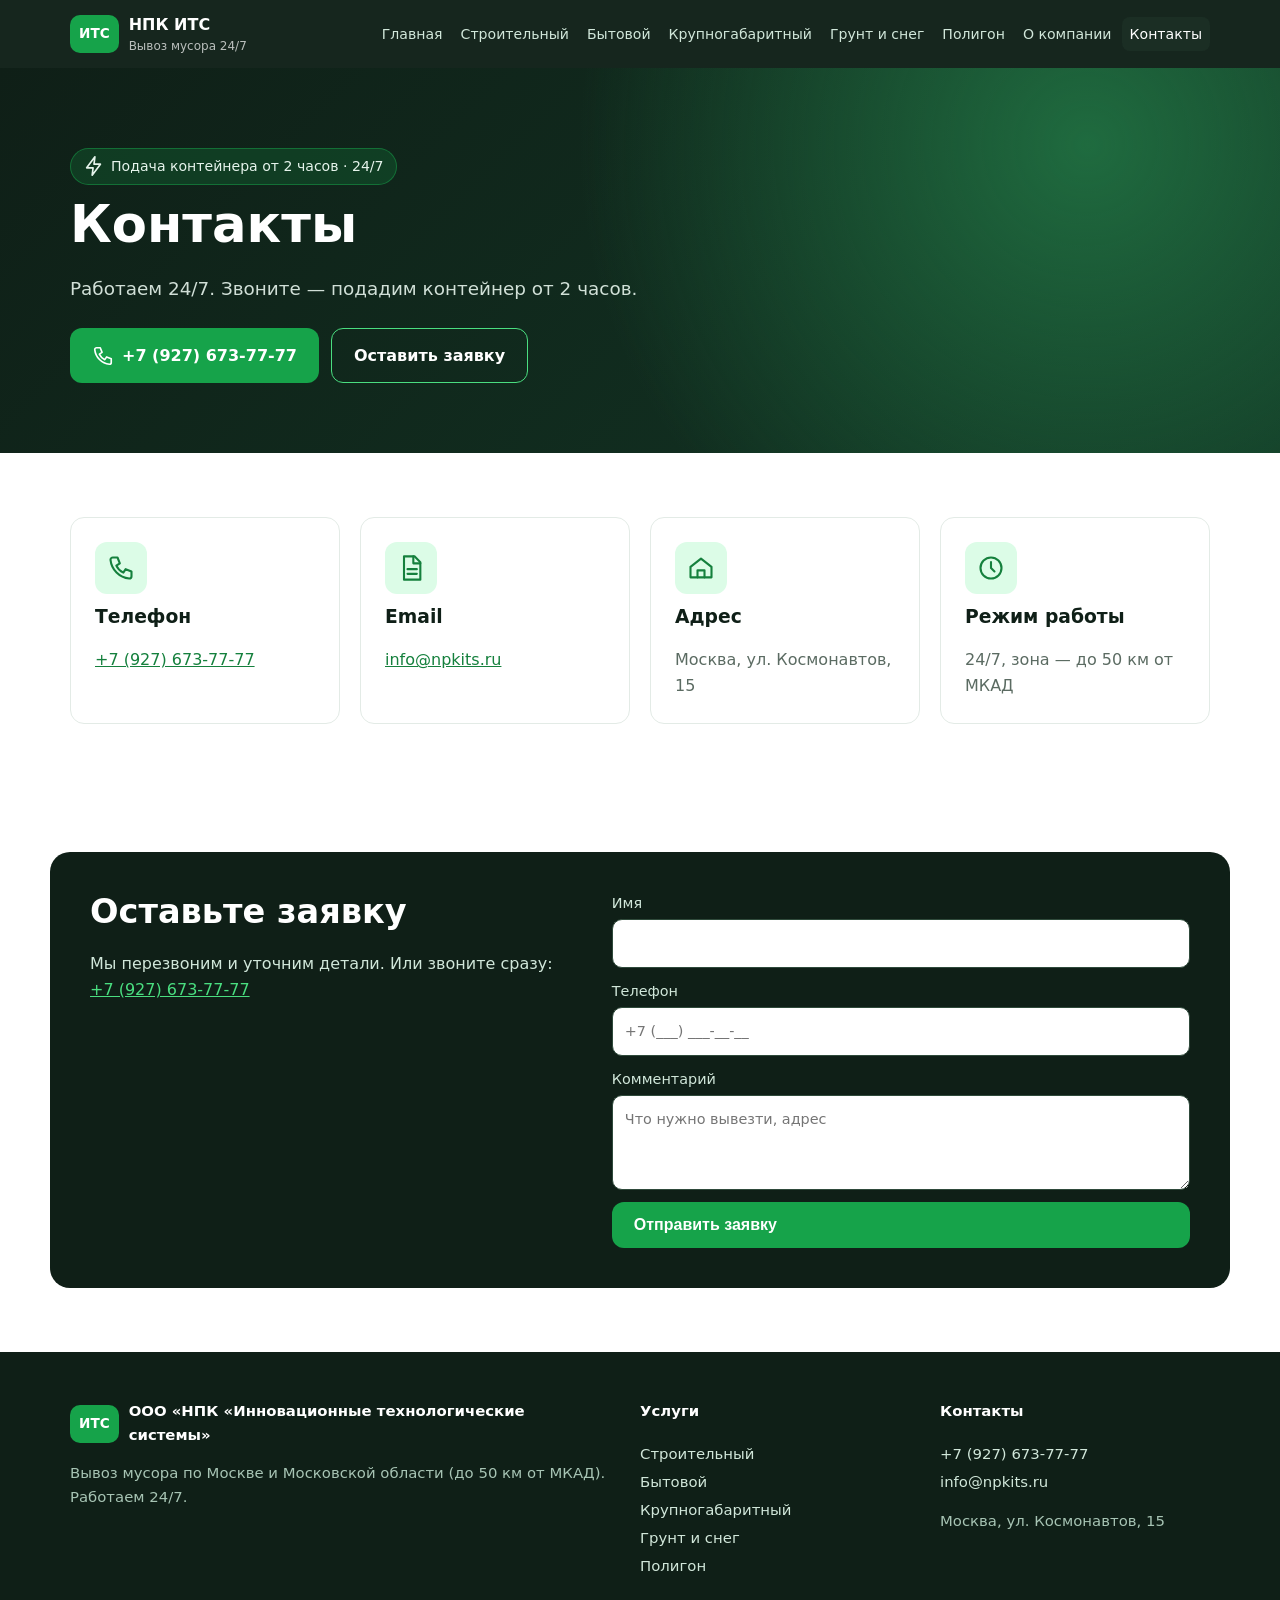
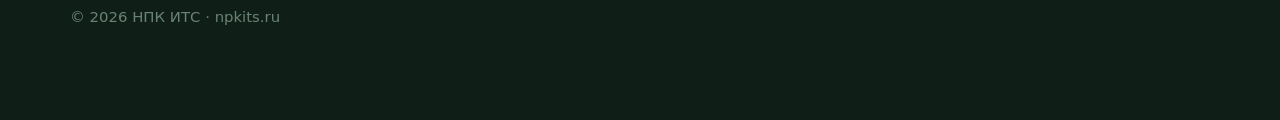
<file: kontakty.html>
<!DOCTYPE html><html lang="ru"><head><meta charset="utf-8"><meta name="viewport" content="width=device-width,initial-scale=1">
<title>Контакты НПК ИТС — вывоз мусора в Москве, ☎ +7 (927) 673-77-77</title><meta name="description" content="Телефон +7 (927) 673-77-77, email info@npkits.ru, Москва, ул. Космонавтов, 15. Работаем 24/7."><link rel="canonical" href="https://npkits.ru/kontakty.html">
<meta property="og:title" content="Контакты НПК ИТС — вывоз мусора в Москве, ☎ +7 (927) 673-77-77"><meta property="og:description" content="Телефон +7 (927) 673-77-77, email info@npkits.ru, Москва, ул. Космонавтов, 15. Работаем 24/7."><link rel="stylesheet" href="css/style.css">
<link rel="icon" href="data:image/svg+xml,%3Csvg xmlns='http://www.w3.org/2000/svg' viewBox='0 0 24 24'%3E%3Crect width='24' height='24' rx='5' fill='%2316a34a'/%3E%3C/svg%3E"></head><body>
<header class="hdr"><div class="wrap hrow"><a class="logo" href="index.html"><span class="lm">ИТС</span><span>НПК ИТС<small>Вывоз мусора 24/7</small></span></a>
<button class="burger" aria-label="Меню" aria-expanded="false"><span></span><span></span><span></span></button>
<nav class="nav"><a href="index.html">Главная</a><a href="stroitelnyj.html">Строительный</a><a href="bytovoj.html">Бытовой</a><a href="krupnogabaritnyj.html">Крупногабаритный</a><a href="grunt-sneg.html">Грунт и снег</a><a href="poligon.html">Полигон</a><a href="o-kompanii.html">О компании</a><a href="kontakty.html" class="active" aria-current="page">Контакты</a></nav><a class="hphone" href="tel:+79276737777"><svg class="ic" viewBox="0 0 24 24" fill="none" stroke="currentColor" stroke-width="1.8" stroke-linecap="round" stroke-linejoin="round" aria-hidden="true"><path d="M5 3h4l2 5-3 2a12 12 0 006 6l2-3 5 2v4a2 2 0 01-2 2A18 18 0 013 5a2 2 0 012-2z"/></svg>+7 (927) 673-77-77</a></div></header>
<main><section class="hero"><div class="wrap"><span class="badge"><svg class="ic" viewBox="0 0 24 24" fill="none" stroke="currentColor" stroke-width="1.8" stroke-linecap="round" stroke-linejoin="round" aria-hidden="true"><path d="M13 2L4 14h7l-1 8 9-12h-7z"/></svg> Подача контейнера от 2 часов · 24/7</span><h1>Контакты</h1><p class="lead">Работаем 24/7. Звоните — подадим контейнер от 2 часов.</p><div class="btns"><a class="btn" href="tel:+79276737777"><svg class="ic" viewBox="0 0 24 24" fill="none" stroke="currentColor" stroke-width="1.8" stroke-linecap="round" stroke-linejoin="round" aria-hidden="true"><path d="M5 3h4l2 5-3 2a12 12 0 006 6l2-3 5 2v4a2 2 0 01-2 2A18 18 0 013 5a2 2 0 012-2z"/></svg> +7 (927) 673-77-77</a><a class="btn ghost" href="#zayavka">Оставить заявку</a></div></div></section><section class="sec"><div class="wrap grid g4"><div class="card adv"><div class="ico"><svg class="ic" viewBox="0 0 24 24" fill="none" stroke="currentColor" stroke-width="1.8" stroke-linecap="round" stroke-linejoin="round" aria-hidden="true"><path d="M5 3h4l2 5-3 2a12 12 0 006 6l2-3 5 2v4a2 2 0 01-2 2A18 18 0 013 5a2 2 0 012-2z"/></svg></div><h3>Телефон</h3><p><a href="tel:+79276737777">+7 (927) 673-77-77</a></p></div><div class="card adv"><div class="ico"><svg class="ic" viewBox="0 0 24 24" fill="none" stroke="currentColor" stroke-width="1.8" stroke-linecap="round" stroke-linejoin="round" aria-hidden="true"><path d="M6 2h9l5 5v15H6z"/><path d="M14 2v6h6M9 13h8M9 17h8"/></svg></div><h3>Email</h3><p><a href="mailto:info@npkits.ru">info@npkits.ru</a></p></div><div class="card adv"><div class="ico"><svg class="ic" viewBox="0 0 24 24" fill="none" stroke="currentColor" stroke-width="1.8" stroke-linecap="round" stroke-linejoin="round" aria-hidden="true"><path d="M3 11l9-7 9 7v9H3z"/><path d="M9 20v-6h6v6"/></svg></div><h3>Адрес</h3><p>Москва, ул. Космонавтов, 15</p></div><div class="card adv"><div class="ico"><svg class="ic" viewBox="0 0 24 24" fill="none" stroke="currentColor" stroke-width="1.8" stroke-linecap="round" stroke-linejoin="round" aria-hidden="true"><circle cx="12" cy="12" r="9"/><path d="M12 7v5l3 3"/></svg></div><h3>Режим работы</h3><p>24/7, зона — до 50 км от МКАД</p></div></div></section><section class="sec" id="zayavka"><div class="wrap formbox"><div><h2>Оставьте заявку</h2><p>Мы перезвоним и уточним детали. Или звоните сразу: <a href="tel:+79276737777">+7 (927) 673-77-77</a></p></div>
<form class="form" novalidate><label>Имя<input name="name" required autocomplete="name"></label><label>Телефон<input name="phone" type="tel" required autocomplete="tel" placeholder="+7 (___) ___-__-__"></label>
<label>Комментарий<textarea name="comment" rows="3" placeholder="Что нужно вывезти, адрес"></textarea></label><button class="btn" type="submit">Отправить заявку</button><p class="ok" hidden>Спасибо! Заявка принята. Мы свяжемся с вами в ближайшее время.</p></form></div></section></main>
<footer class="ftr"><div class="wrap fgrid"><div><div class="logo"><span class="lm">ИТС</span><span>ООО «НПК «Инновационные технологические системы»</span></div><p>Вывоз мусора по Москве и Московской области (до 50 км от МКАД). Работаем 24/7.</p></div>
<div><h4>Услуги</h4><a href="stroitelnyj.html">Строительный</a><a href="bytovoj.html">Бытовой</a><a href="krupnogabaritnyj.html">Крупногабаритный</a><a href="grunt-sneg.html">Грунт и снег</a><a href="poligon.html">Полигон</a></div>
<div><h4>Контакты</h4><a href="tel:+79276737777">+7 (927) 673-77-77</a><a href="mailto:info@npkits.ru">info@npkits.ru</a><p>Москва, ул. Космонавтов, 15</p></div></div>
<div class="wrap copy">© 2026 НПК ИТС · npkits.ru</div></footer>
<a class="fab" href="tel:+79276737777" aria-label="Позвонить"><svg class="ic" viewBox="0 0 24 24" fill="none" stroke="currentColor" stroke-width="1.8" stroke-linecap="round" stroke-linejoin="round" aria-hidden="true"><path d="M5 3h4l2 5-3 2a12 12 0 006 6l2-3 5 2v4a2 2 0 01-2 2A18 18 0 013 5a2 2 0 012-2z"/></svg><span>Позвонить</span></a>
<script src="js/main.js"></script></body></html>
</file>
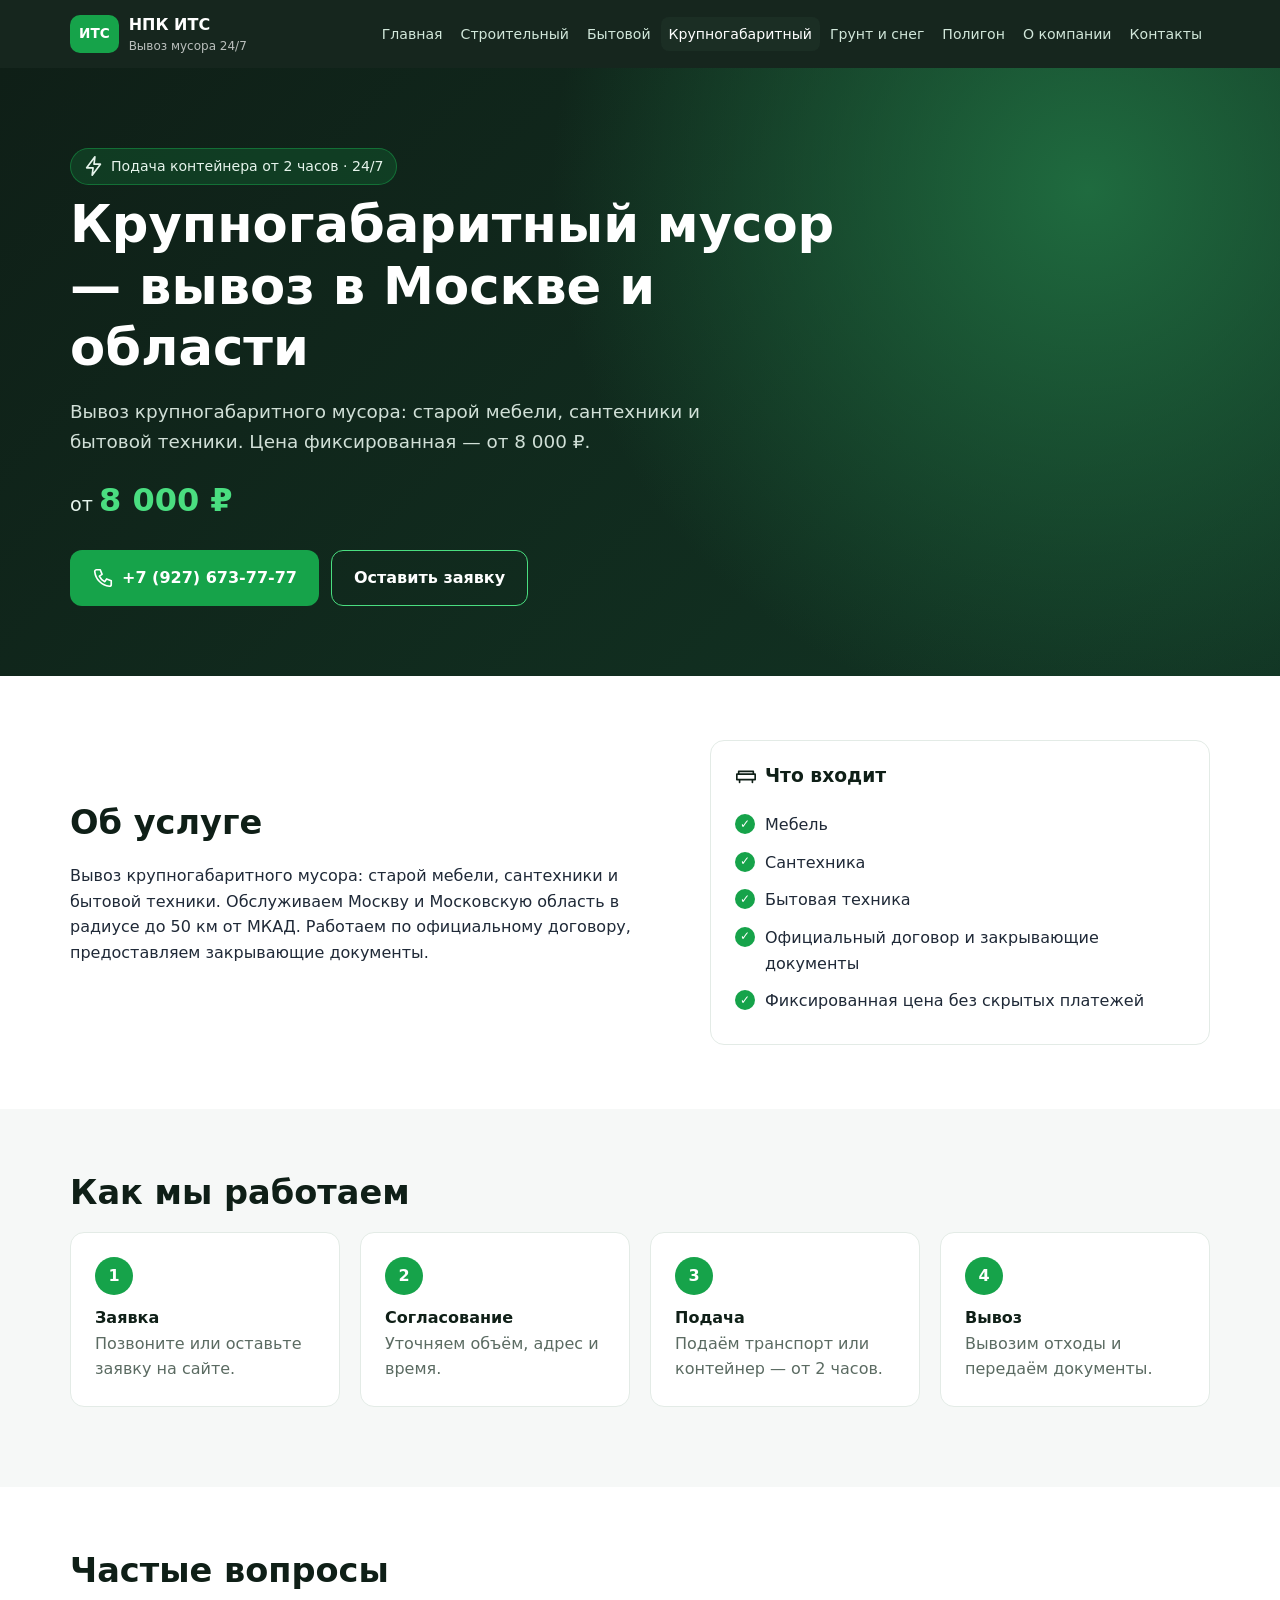
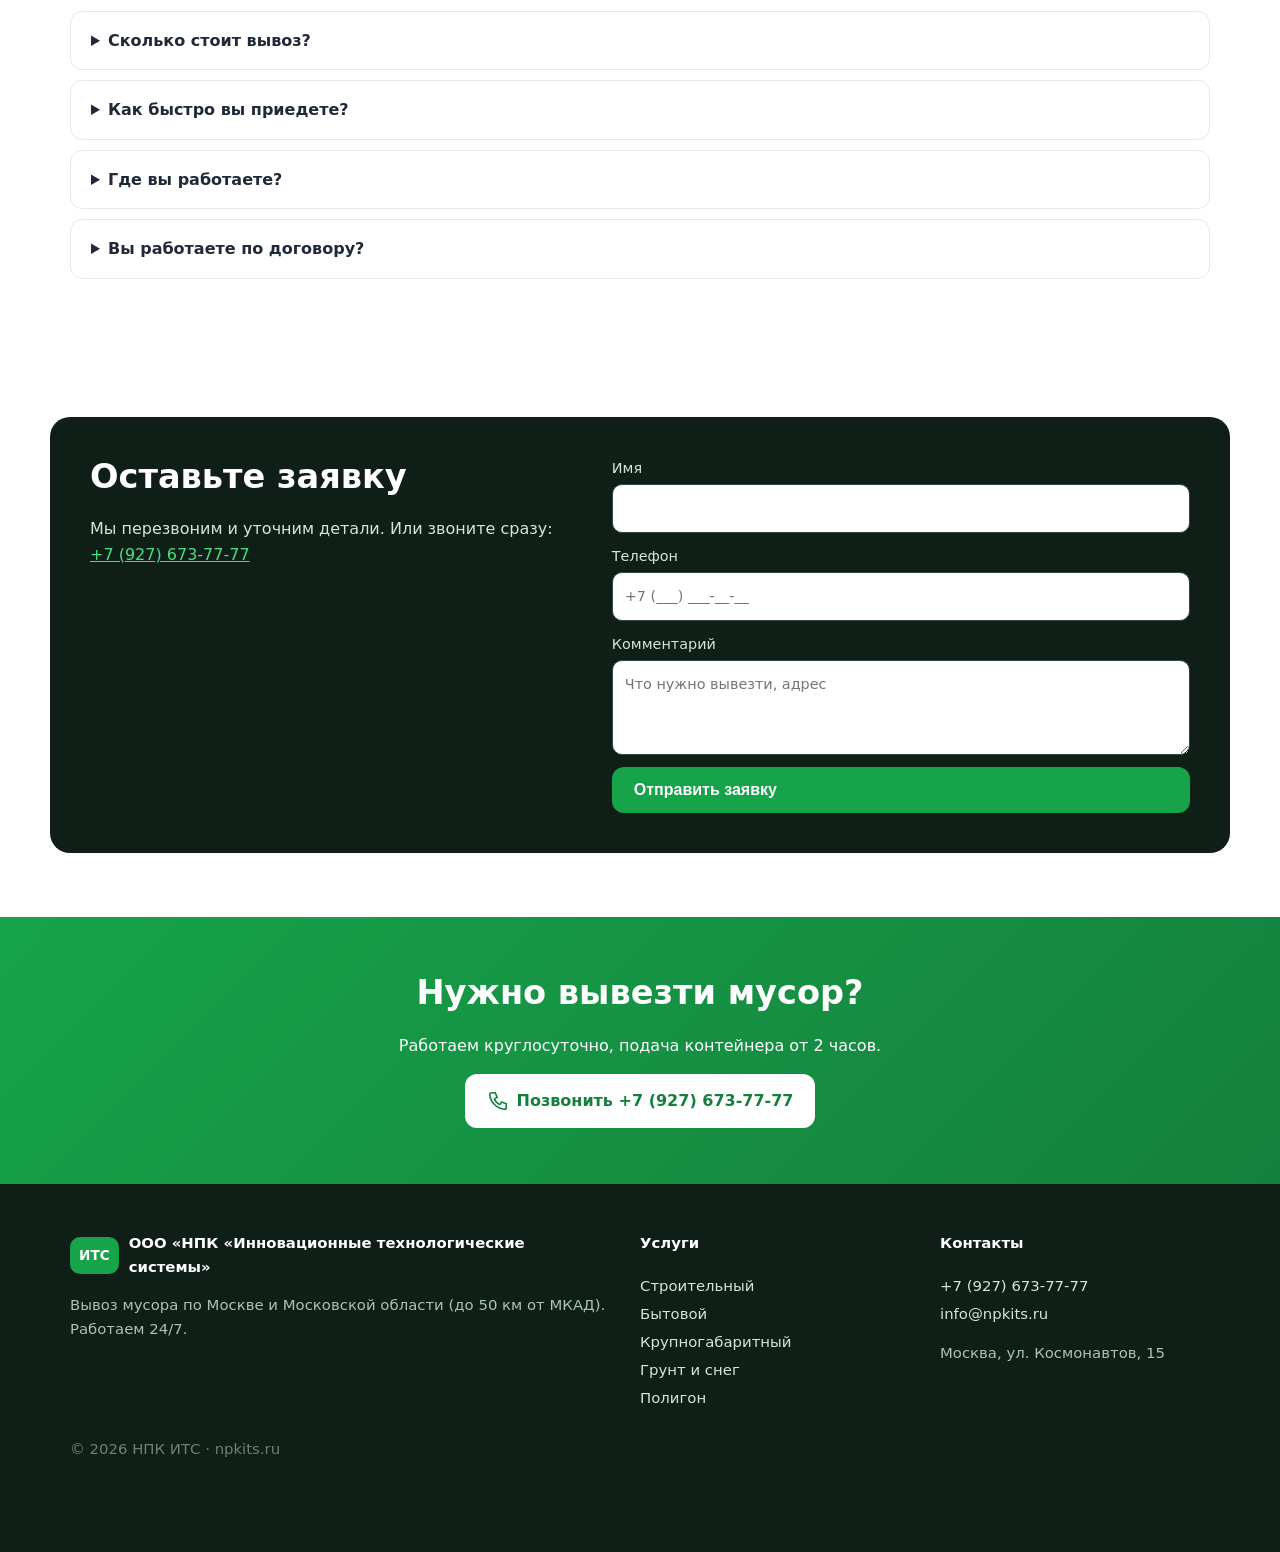
<file: krupnogabaritnyj.html>
<!DOCTYPE html><html lang="ru"><head><meta charset="utf-8"><meta name="viewport" content="width=device-width,initial-scale=1">
<title>Вывоз: крупногабаритный мусор в Москве от 8 000 ₽ | НПК ИТС</title><meta name="description" content="Вывоз крупногабаритного мусора: старой мебели, сантехники и бытовой техники. От 8 000 ₽, фиксированная цена, подача от 2 часов, 24/7. ☎ +7 (927) 673-77-77"><link rel="canonical" href="https://npkits.ru/krupnogabaritnyj.html">
<meta property="og:title" content="Вывоз: крупногабаритный мусор в Москве от 8 000 ₽ | НПК ИТС"><meta property="og:description" content="Вывоз крупногабаритного мусора: старой мебели, сантехники и бытовой техники. От 8 000 ₽, фиксированная цена, подача от 2 часов, 24/7. ☎ +7 (927) 673-77-77"><link rel="stylesheet" href="css/style.css">
<link rel="icon" href="data:image/svg+xml,%3Csvg xmlns='http://www.w3.org/2000/svg' viewBox='0 0 24 24'%3E%3Crect width='24' height='24' rx='5' fill='%2316a34a'/%3E%3C/svg%3E"></head><body>
<header class="hdr"><div class="wrap hrow"><a class="logo" href="index.html"><span class="lm">ИТС</span><span>НПК ИТС<small>Вывоз мусора 24/7</small></span></a>
<button class="burger" aria-label="Меню" aria-expanded="false"><span></span><span></span><span></span></button>
<nav class="nav"><a href="index.html">Главная</a><a href="stroitelnyj.html">Строительный</a><a href="bytovoj.html">Бытовой</a><a href="krupnogabaritnyj.html" class="active" aria-current="page">Крупногабаритный</a><a href="grunt-sneg.html">Грунт и снег</a><a href="poligon.html">Полигон</a><a href="o-kompanii.html">О компании</a><a href="kontakty.html">Контакты</a></nav><a class="hphone" href="tel:+79276737777"><svg class="ic" viewBox="0 0 24 24" fill="none" stroke="currentColor" stroke-width="1.8" stroke-linecap="round" stroke-linejoin="round" aria-hidden="true"><path d="M5 3h4l2 5-3 2a12 12 0 006 6l2-3 5 2v4a2 2 0 01-2 2A18 18 0 013 5a2 2 0 012-2z"/></svg>+7 (927) 673-77-77</a></div></header>
<main><section class="hero"><div class="wrap"><span class="badge"><svg class="ic" viewBox="0 0 24 24" fill="none" stroke="currentColor" stroke-width="1.8" stroke-linecap="round" stroke-linejoin="round" aria-hidden="true"><path d="M13 2L4 14h7l-1 8 9-12h-7z"/></svg> Подача контейнера от 2 часов · 24/7</span><h1>Крупногабаритный мусор — вывоз в Москве и области</h1><p class="lead">Вывоз крупногабаритного мусора: старой мебели, сантехники и бытовой техники. Цена фиксированная — от 8 000 ₽.</p><p class="price">от <b>8 000 ₽</b></p><div class="btns"><a class="btn" href="tel:+79276737777"><svg class="ic" viewBox="0 0 24 24" fill="none" stroke="currentColor" stroke-width="1.8" stroke-linecap="round" stroke-linejoin="round" aria-hidden="true"><path d="M5 3h4l2 5-3 2a12 12 0 006 6l2-3 5 2v4a2 2 0 01-2 2A18 18 0 013 5a2 2 0 012-2z"/></svg> +7 (927) 673-77-77</a><a class="btn ghost" href="#zayavka">Оставить заявку</a></div></div></section><section class="sec"><div class="wrap two"><div><h2>Об услуге</h2><p>Вывоз крупногабаритного мусора: старой мебели, сантехники и бытовой техники. Обслуживаем Москву и Московскую область в радиусе до 50 км от МКАД. Работаем по официальному договору, предоставляем закрывающие документы.</p></div>
<div class="card"><h3><svg class="ic" viewBox="0 0 24 24" fill="none" stroke="currentColor" stroke-width="1.8" stroke-linecap="round" stroke-linejoin="round" aria-hidden="true"><path d="M4 10V7h16v3M2 10h20v6H2zM5 16v3M19 16v3"/></svg> Что входит</h3><ul class="check"><li>Мебель</li><li>Сантехника</li><li>Бытовая техника</li><li>Официальный договор и закрывающие документы</li><li>Фиксированная цена без скрытых платежей</li></ul></div></div></section>
<section class="sec alt"><div class="wrap"><h2>Как мы работаем</h2><ol class="steps"><li><b>Заявка</b>Позвоните или оставьте заявку на сайте.</li><li><b>Согласование</b>Уточняем объём, адрес и время.</li><li><b>Подача</b>Подаём транспорт или контейнер — от 2 часов.</li><li><b>Вывоз</b>Вывозим отходы и передаём документы.</li></ol></div></section>
<section class="sec"><div class="wrap"><h2>Частые вопросы</h2><div class="faq"><details><summary>Сколько стоит вывоз?</summary><p>Стоимость — от 8 000 ₽. Цены фиксированные.</p></details><details><summary>Как быстро вы приедете?</summary><p>Подача контейнера — от 2 часов. Работаем 24/7.</p></details><details><summary>Где вы работаете?</summary><p>По Москве и Московской области в радиусе до 50 км от МКАД.</p></details><details><summary>Вы работаете по договору?</summary><p>Да, по официальному договору. Предоставляем акты, счета-фактуры и закрывающие документы.</p></details></div></div></section><section class="sec" id="zayavka"><div class="wrap formbox"><div><h2>Оставьте заявку</h2><p>Мы перезвоним и уточним детали. Или звоните сразу: <a href="tel:+79276737777">+7 (927) 673-77-77</a></p></div>
<form class="form" novalidate><label>Имя<input name="name" required autocomplete="name"></label><label>Телефон<input name="phone" type="tel" required autocomplete="tel" placeholder="+7 (___) ___-__-__"></label>
<label>Комментарий<textarea name="comment" rows="3" placeholder="Что нужно вывезти, адрес"></textarea></label><button class="btn" type="submit">Отправить заявку</button><p class="ok" hidden>Спасибо! Заявка принята. Мы свяжемся с вами в ближайшее время.</p></form></div></section><section class="cta"><div class="wrap"><h2>Нужно вывезти мусор?</h2><p>Работаем круглосуточно, подача контейнера от 2 часов.</p><a class="btn light" href="tel:+79276737777"><svg class="ic" viewBox="0 0 24 24" fill="none" stroke="currentColor" stroke-width="1.8" stroke-linecap="round" stroke-linejoin="round" aria-hidden="true"><path d="M5 3h4l2 5-3 2a12 12 0 006 6l2-3 5 2v4a2 2 0 01-2 2A18 18 0 013 5a2 2 0 012-2z"/></svg> Позвонить +7 (927) 673-77-77</a></div></section></main>
<footer class="ftr"><div class="wrap fgrid"><div><div class="logo"><span class="lm">ИТС</span><span>ООО «НПК «Инновационные технологические системы»</span></div><p>Вывоз мусора по Москве и Московской области (до 50 км от МКАД). Работаем 24/7.</p></div>
<div><h4>Услуги</h4><a href="stroitelnyj.html">Строительный</a><a href="bytovoj.html">Бытовой</a><a href="krupnogabaritnyj.html">Крупногабаритный</a><a href="grunt-sneg.html">Грунт и снег</a><a href="poligon.html">Полигон</a></div>
<div><h4>Контакты</h4><a href="tel:+79276737777">+7 (927) 673-77-77</a><a href="mailto:info@npkits.ru">info@npkits.ru</a><p>Москва, ул. Космонавтов, 15</p></div></div>
<div class="wrap copy">© 2026 НПК ИТС · npkits.ru</div></footer>
<a class="fab" href="tel:+79276737777" aria-label="Позвонить"><svg class="ic" viewBox="0 0 24 24" fill="none" stroke="currentColor" stroke-width="1.8" stroke-linecap="round" stroke-linejoin="round" aria-hidden="true"><path d="M5 3h4l2 5-3 2a12 12 0 006 6l2-3 5 2v4a2 2 0 01-2 2A18 18 0 013 5a2 2 0 012-2z"/></svg><span>Позвонить</span></a>
<script src="js/main.js"></script></body></html>
</file>
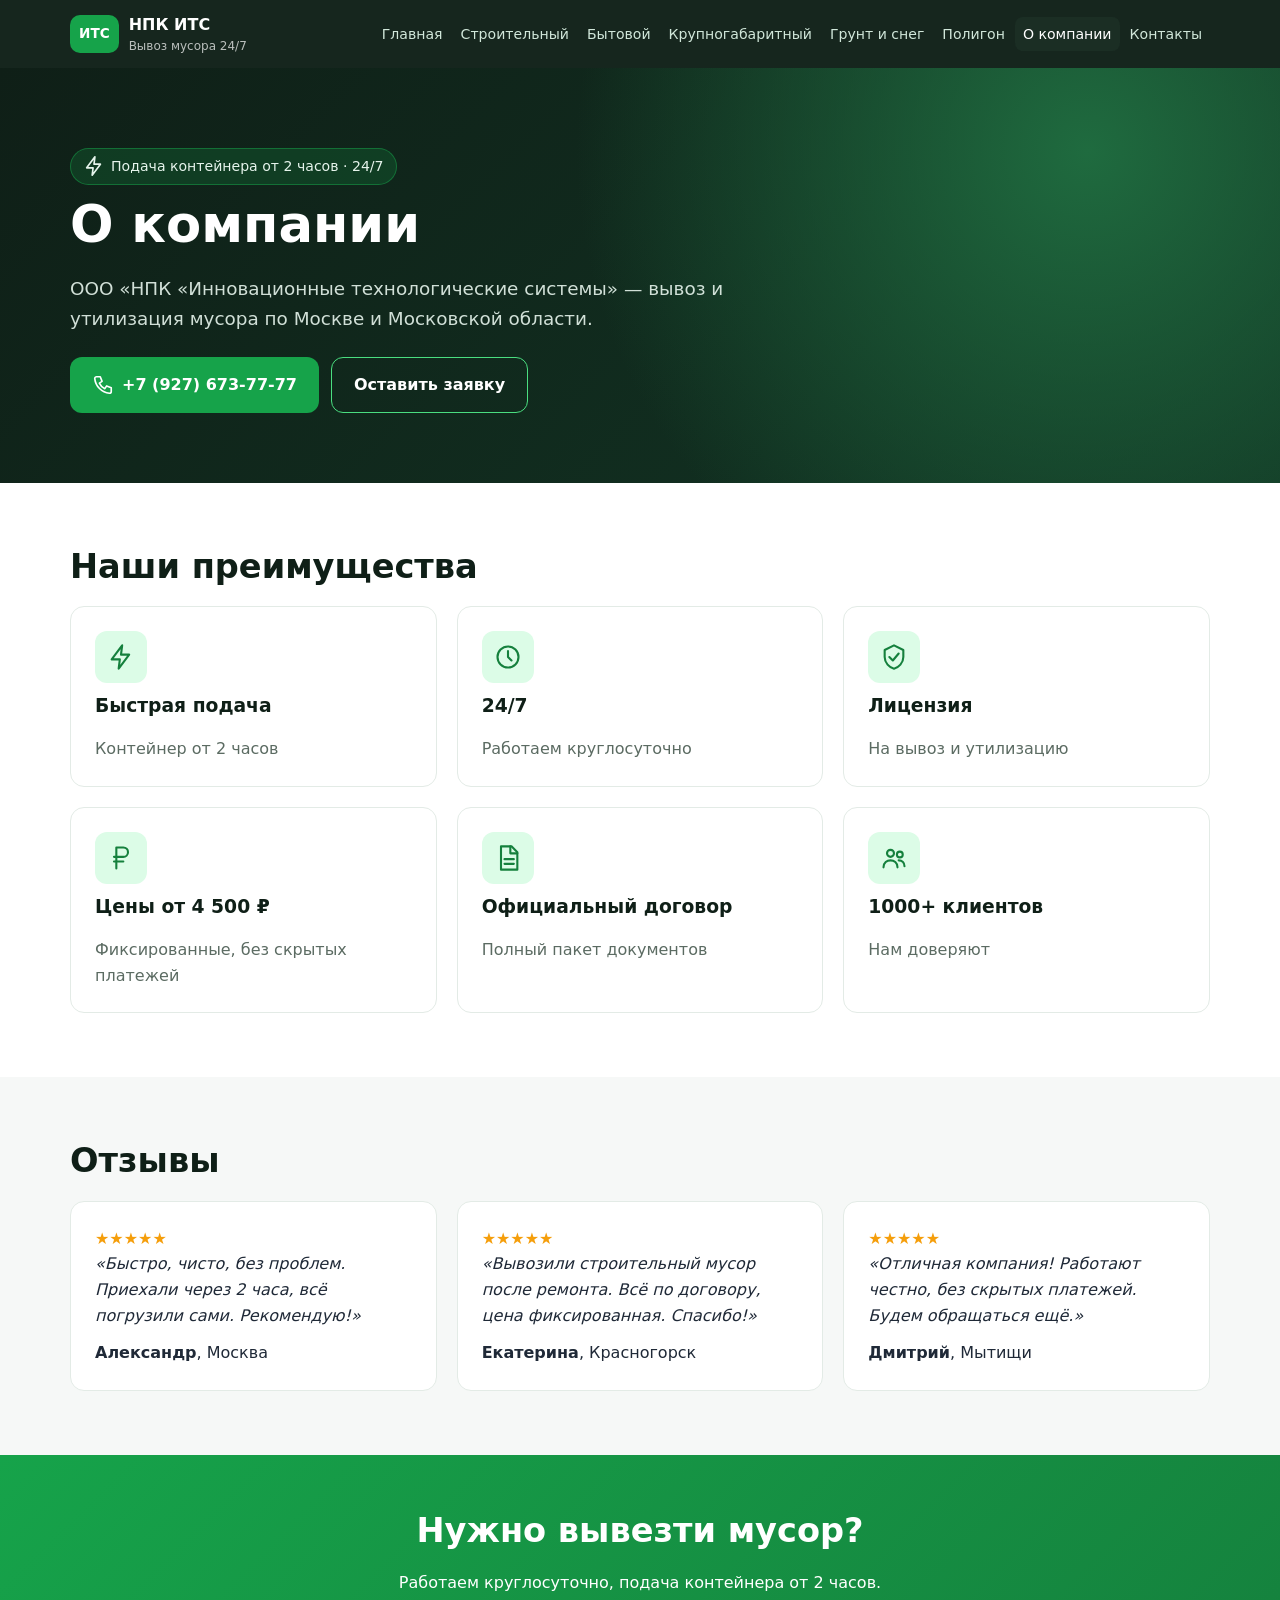
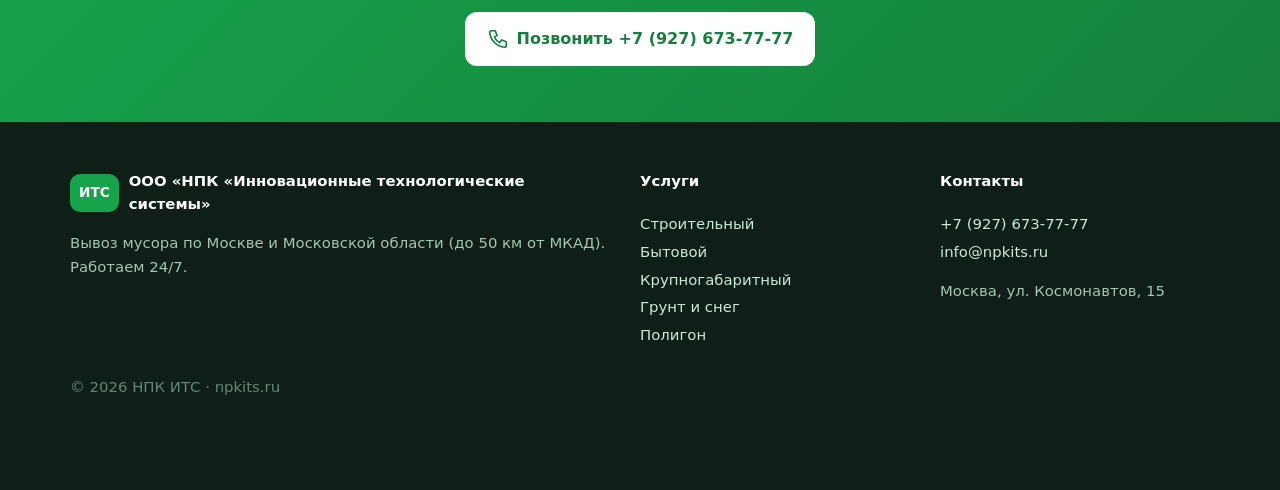
<file: o-kompanii.html>
<!DOCTYPE html><html lang="ru"><head><meta charset="utf-8"><meta name="viewport" content="width=device-width,initial-scale=1">
<title>О компании НПК ИТС — вывоз мусора, отзывы клиентов</title><meta name="description" content="ООО «НПК «Инновационные технологические системы»: вывоз мусора 24/7, лицензия на вывоз и утилизацию, 1000+ клиентов. Отзывы."><link rel="canonical" href="https://npkits.ru/o-kompanii.html">
<meta property="og:title" content="О компании НПК ИТС — вывоз мусора, отзывы клиентов"><meta property="og:description" content="ООО «НПК «Инновационные технологические системы»: вывоз мусора 24/7, лицензия на вывоз и утилизацию, 1000+ клиентов. Отзывы."><link rel="stylesheet" href="css/style.css">
<link rel="icon" href="data:image/svg+xml,%3Csvg xmlns='http://www.w3.org/2000/svg' viewBox='0 0 24 24'%3E%3Crect width='24' height='24' rx='5' fill='%2316a34a'/%3E%3C/svg%3E"></head><body>
<header class="hdr"><div class="wrap hrow"><a class="logo" href="index.html"><span class="lm">ИТС</span><span>НПК ИТС<small>Вывоз мусора 24/7</small></span></a>
<button class="burger" aria-label="Меню" aria-expanded="false"><span></span><span></span><span></span></button>
<nav class="nav"><a href="index.html">Главная</a><a href="stroitelnyj.html">Строительный</a><a href="bytovoj.html">Бытовой</a><a href="krupnogabaritnyj.html">Крупногабаритный</a><a href="grunt-sneg.html">Грунт и снег</a><a href="poligon.html">Полигон</a><a href="o-kompanii.html" class="active" aria-current="page">О компании</a><a href="kontakty.html">Контакты</a></nav><a class="hphone" href="tel:+79276737777"><svg class="ic" viewBox="0 0 24 24" fill="none" stroke="currentColor" stroke-width="1.8" stroke-linecap="round" stroke-linejoin="round" aria-hidden="true"><path d="M5 3h4l2 5-3 2a12 12 0 006 6l2-3 5 2v4a2 2 0 01-2 2A18 18 0 013 5a2 2 0 012-2z"/></svg>+7 (927) 673-77-77</a></div></header>
<main><section class="hero"><div class="wrap"><span class="badge"><svg class="ic" viewBox="0 0 24 24" fill="none" stroke="currentColor" stroke-width="1.8" stroke-linecap="round" stroke-linejoin="round" aria-hidden="true"><path d="M13 2L4 14h7l-1 8 9-12h-7z"/></svg> Подача контейнера от 2 часов · 24/7</span><h1>О компании</h1><p class="lead">ООО «НПК «Инновационные технологические системы» — вывоз и утилизация мусора по Москве и Московской области.</p><div class="btns"><a class="btn" href="tel:+79276737777"><svg class="ic" viewBox="0 0 24 24" fill="none" stroke="currentColor" stroke-width="1.8" stroke-linecap="round" stroke-linejoin="round" aria-hidden="true"><path d="M5 3h4l2 5-3 2a12 12 0 006 6l2-3 5 2v4a2 2 0 01-2 2A18 18 0 013 5a2 2 0 012-2z"/></svg> +7 (927) 673-77-77</a><a class="btn ghost" href="#zayavka">Оставить заявку</a></div></div></section><section class="sec"><div class="wrap"><h2>Наши преимущества</h2><div class="grid g3"><div class="card adv"><div class="ico"><svg class="ic" viewBox="0 0 24 24" fill="none" stroke="currentColor" stroke-width="1.8" stroke-linecap="round" stroke-linejoin="round" aria-hidden="true"><path d="M13 2L4 14h7l-1 8 9-12h-7z"/></svg></div><h3>Быстрая подача</h3><p>Контейнер от 2 часов</p></div><div class="card adv"><div class="ico"><svg class="ic" viewBox="0 0 24 24" fill="none" stroke="currentColor" stroke-width="1.8" stroke-linecap="round" stroke-linejoin="round" aria-hidden="true"><circle cx="12" cy="12" r="9"/><path d="M12 7v5l3 3"/></svg></div><h3>24/7</h3><p>Работаем круглосуточно</p></div><div class="card adv"><div class="ico"><svg class="ic" viewBox="0 0 24 24" fill="none" stroke="currentColor" stroke-width="1.8" stroke-linecap="round" stroke-linejoin="round" aria-hidden="true"><path d="M12 2l8 4v6c0 5-4 9-8 10-4-1-8-5-8-10V6z"/><path d="M8 12l3 3 5-6"/></svg></div><h3>Лицензия</h3><p>На вывоз и утилизацию</p></div><div class="card adv"><div class="ico"><svg class="ic" viewBox="0 0 24 24" fill="none" stroke="currentColor" stroke-width="1.8" stroke-linecap="round" stroke-linejoin="round" aria-hidden="true"><path d="M8 21V3h6a4 4 0 010 8H6M6 15h8"/></svg></div><h3>Цены от 4 500 ₽</h3><p>Фиксированные, без скрытых платежей</p></div><div class="card adv"><div class="ico"><svg class="ic" viewBox="0 0 24 24" fill="none" stroke="currentColor" stroke-width="1.8" stroke-linecap="round" stroke-linejoin="round" aria-hidden="true"><path d="M6 2h9l5 5v15H6z"/><path d="M14 2v6h6M9 13h8M9 17h8"/></svg></div><h3>Официальный договор</h3><p>Полный пакет документов</p></div><div class="card adv"><div class="ico"><svg class="ic" viewBox="0 0 24 24" fill="none" stroke="currentColor" stroke-width="1.8" stroke-linecap="round" stroke-linejoin="round" aria-hidden="true"><circle cx="9" cy="8" r="3"/><path d="M3 20c0-4 3-6 6-6s6 2 6 6"/><circle cx="17" cy="9" r="2.5"/><path d="M16 14c3 0 5 2 5 5"/></svg></div><h3>1000+ клиентов</h3><p>Нам доверяют</p></div></div></div></section><section class="sec alt"><div class="wrap"><h2>Отзывы</h2><div class="grid g3"><figure class="card rev"><div class="stars">★★★★★</div><blockquote>«Быстро, чисто, без проблем. Приехали через 2 часа, всё погрузили сами. Рекомендую!»</blockquote><figcaption><b>Александр</b>, Москва</figcaption></figure><figure class="card rev"><div class="stars">★★★★★</div><blockquote>«Вывозили строительный мусор после ремонта. Всё по договору, цена фиксированная. Спасибо!»</blockquote><figcaption><b>Екатерина</b>, Красногорск</figcaption></figure><figure class="card rev"><div class="stars">★★★★★</div><blockquote>«Отличная компания! Работают честно, без скрытых платежей. Будем обращаться ещё.»</blockquote><figcaption><b>Дмитрий</b>, Мытищи</figcaption></figure></div></div></section><section class="cta"><div class="wrap"><h2>Нужно вывезти мусор?</h2><p>Работаем круглосуточно, подача контейнера от 2 часов.</p><a class="btn light" href="tel:+79276737777"><svg class="ic" viewBox="0 0 24 24" fill="none" stroke="currentColor" stroke-width="1.8" stroke-linecap="round" stroke-linejoin="round" aria-hidden="true"><path d="M5 3h4l2 5-3 2a12 12 0 006 6l2-3 5 2v4a2 2 0 01-2 2A18 18 0 013 5a2 2 0 012-2z"/></svg> Позвонить +7 (927) 673-77-77</a></div></section></main>
<footer class="ftr"><div class="wrap fgrid"><div><div class="logo"><span class="lm">ИТС</span><span>ООО «НПК «Инновационные технологические системы»</span></div><p>Вывоз мусора по Москве и Московской области (до 50 км от МКАД). Работаем 24/7.</p></div>
<div><h4>Услуги</h4><a href="stroitelnyj.html">Строительный</a><a href="bytovoj.html">Бытовой</a><a href="krupnogabaritnyj.html">Крупногабаритный</a><a href="grunt-sneg.html">Грунт и снег</a><a href="poligon.html">Полигон</a></div>
<div><h4>Контакты</h4><a href="tel:+79276737777">+7 (927) 673-77-77</a><a href="mailto:info@npkits.ru">info@npkits.ru</a><p>Москва, ул. Космонавтов, 15</p></div></div>
<div class="wrap copy">© 2026 НПК ИТС · npkits.ru</div></footer>
<a class="fab" href="tel:+79276737777" aria-label="Позвонить"><svg class="ic" viewBox="0 0 24 24" fill="none" stroke="currentColor" stroke-width="1.8" stroke-linecap="round" stroke-linejoin="round" aria-hidden="true"><path d="M5 3h4l2 5-3 2a12 12 0 006 6l2-3 5 2v4a2 2 0 01-2 2A18 18 0 013 5a2 2 0 012-2z"/></svg><span>Позвонить</span></a>
<script src="js/main.js"></script></body></html>
</file>
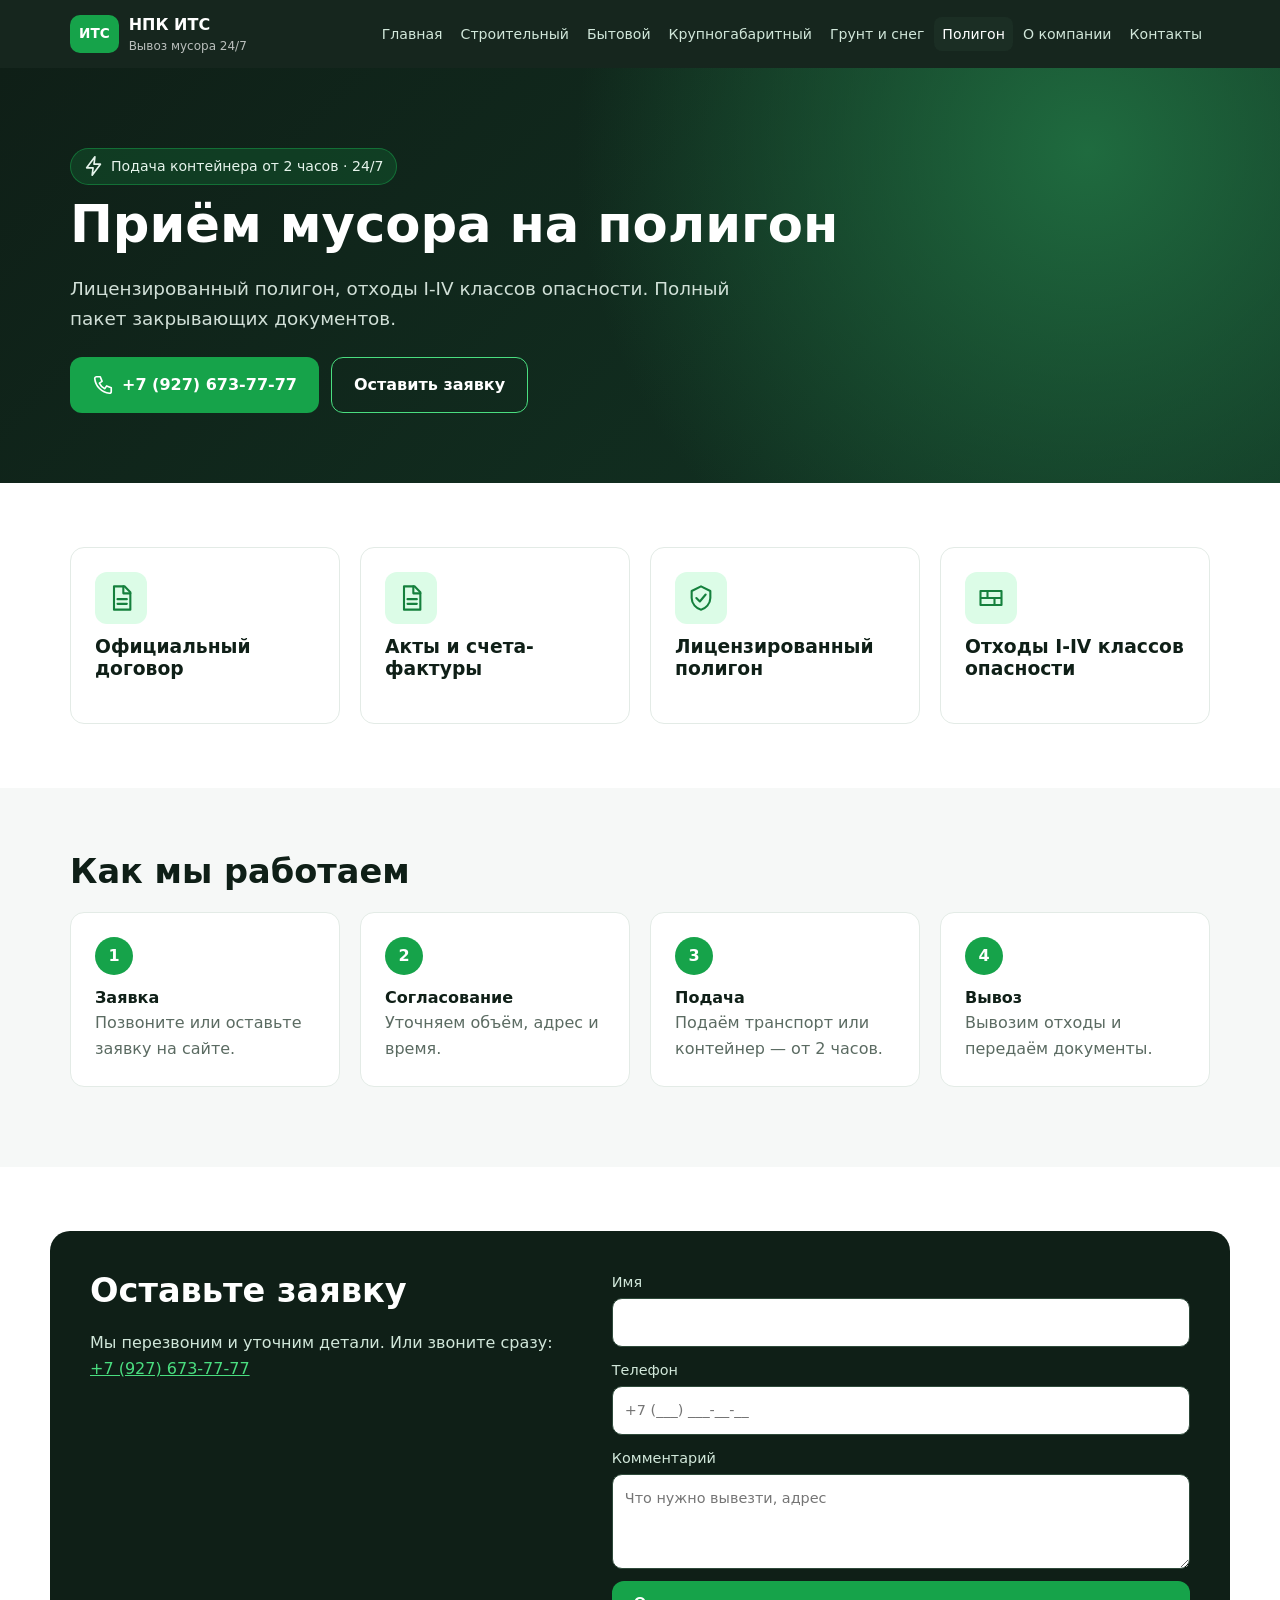
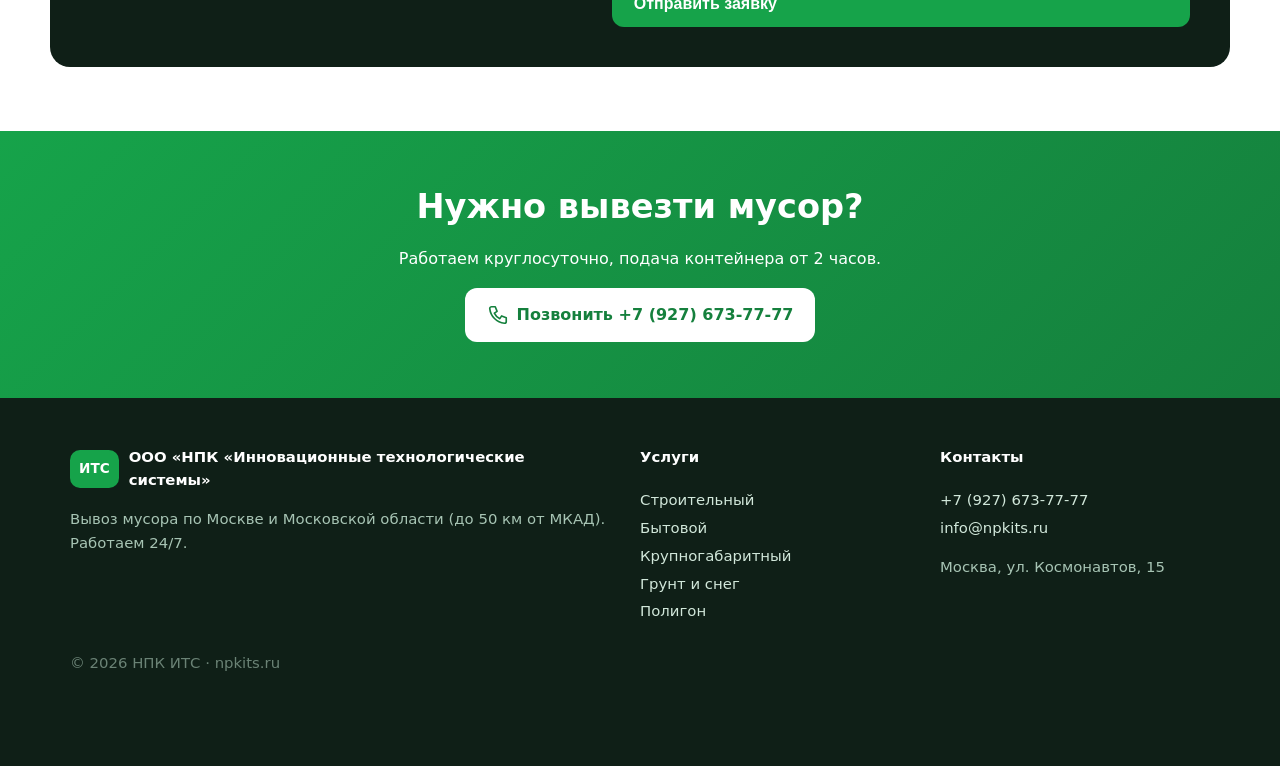
<file: poligon.html>
<!DOCTYPE html><html lang="ru"><head><meta charset="utf-8"><meta name="viewport" content="width=device-width,initial-scale=1">
<title>Приём мусора на полигон в Москве — договор и документы | НПК ИТС</title><meta name="description" content="Приём отходов I-IV классов опасности на лицензированный полигон. Официальный договор, акты, счета-фактуры, закрывающие документы."><link rel="canonical" href="https://npkits.ru/poligon.html">
<meta property="og:title" content="Приём мусора на полигон в Москве — договор и документы | НПК ИТС"><meta property="og:description" content="Приём отходов I-IV классов опасности на лицензированный полигон. Официальный договор, акты, счета-фактуры, закрывающие документы."><link rel="stylesheet" href="css/style.css">
<link rel="icon" href="data:image/svg+xml,%3Csvg xmlns='http://www.w3.org/2000/svg' viewBox='0 0 24 24'%3E%3Crect width='24' height='24' rx='5' fill='%2316a34a'/%3E%3C/svg%3E"></head><body>
<header class="hdr"><div class="wrap hrow"><a class="logo" href="index.html"><span class="lm">ИТС</span><span>НПК ИТС<small>Вывоз мусора 24/7</small></span></a>
<button class="burger" aria-label="Меню" aria-expanded="false"><span></span><span></span><span></span></button>
<nav class="nav"><a href="index.html">Главная</a><a href="stroitelnyj.html">Строительный</a><a href="bytovoj.html">Бытовой</a><a href="krupnogabaritnyj.html">Крупногабаритный</a><a href="grunt-sneg.html">Грунт и снег</a><a href="poligon.html" class="active" aria-current="page">Полигон</a><a href="o-kompanii.html">О компании</a><a href="kontakty.html">Контакты</a></nav><a class="hphone" href="tel:+79276737777"><svg class="ic" viewBox="0 0 24 24" fill="none" stroke="currentColor" stroke-width="1.8" stroke-linecap="round" stroke-linejoin="round" aria-hidden="true"><path d="M5 3h4l2 5-3 2a12 12 0 006 6l2-3 5 2v4a2 2 0 01-2 2A18 18 0 013 5a2 2 0 012-2z"/></svg>+7 (927) 673-77-77</a></div></header>
<main><section class="hero"><div class="wrap"><span class="badge"><svg class="ic" viewBox="0 0 24 24" fill="none" stroke="currentColor" stroke-width="1.8" stroke-linecap="round" stroke-linejoin="round" aria-hidden="true"><path d="M13 2L4 14h7l-1 8 9-12h-7z"/></svg> Подача контейнера от 2 часов · 24/7</span><h1>Приём мусора на полигон</h1><p class="lead">Лицензированный полигон, отходы I-IV классов опасности. Полный пакет закрывающих документов.</p><div class="btns"><a class="btn" href="tel:+79276737777"><svg class="ic" viewBox="0 0 24 24" fill="none" stroke="currentColor" stroke-width="1.8" stroke-linecap="round" stroke-linejoin="round" aria-hidden="true"><path d="M5 3h4l2 5-3 2a12 12 0 006 6l2-3 5 2v4a2 2 0 01-2 2A18 18 0 013 5a2 2 0 012-2z"/></svg> +7 (927) 673-77-77</a><a class="btn ghost" href="#zayavka">Оставить заявку</a></div></div></section><section class="sec"><div class="wrap grid g4"><div class="card adv"><div class="ico"><svg class="ic" viewBox="0 0 24 24" fill="none" stroke="currentColor" stroke-width="1.8" stroke-linecap="round" stroke-linejoin="round" aria-hidden="true"><path d="M6 2h9l5 5v15H6z"/><path d="M14 2v6h6M9 13h8M9 17h8"/></svg></div><h3>Официальный договор</h3></div><div class="card adv"><div class="ico"><svg class="ic" viewBox="0 0 24 24" fill="none" stroke="currentColor" stroke-width="1.8" stroke-linecap="round" stroke-linejoin="round" aria-hidden="true"><path d="M6 2h9l5 5v15H6z"/><path d="M14 2v6h6M9 13h8M9 17h8"/></svg></div><h3>Акты и счета-фактуры</h3></div><div class="card adv"><div class="ico"><svg class="ic" viewBox="0 0 24 24" fill="none" stroke="currentColor" stroke-width="1.8" stroke-linecap="round" stroke-linejoin="round" aria-hidden="true"><path d="M12 2l8 4v6c0 5-4 9-8 10-4-1-8-5-8-10V6z"/><path d="M8 12l3 3 5-6"/></svg></div><h3>Лицензированный полигон</h3></div><div class="card adv"><div class="ico"><svg class="ic" viewBox="0 0 24 24" fill="none" stroke="currentColor" stroke-width="1.8" stroke-linecap="round" stroke-linejoin="round" aria-hidden="true"><path d="M3 6h18v12H3zM3 12h18M9 6v6M15 12v6"/></svg></div><h3>Отходы I-IV классов опасности</h3></div></div></section><section class="sec alt"><div class="wrap"><h2>Как мы работаем</h2><ol class="steps"><li><b>Заявка</b>Позвоните или оставьте заявку на сайте.</li><li><b>Согласование</b>Уточняем объём, адрес и время.</li><li><b>Подача</b>Подаём транспорт или контейнер — от 2 часов.</li><li><b>Вывоз</b>Вывозим отходы и передаём документы.</li></ol></div></section><section class="sec" id="zayavka"><div class="wrap formbox"><div><h2>Оставьте заявку</h2><p>Мы перезвоним и уточним детали. Или звоните сразу: <a href="tel:+79276737777">+7 (927) 673-77-77</a></p></div>
<form class="form" novalidate><label>Имя<input name="name" required autocomplete="name"></label><label>Телефон<input name="phone" type="tel" required autocomplete="tel" placeholder="+7 (___) ___-__-__"></label>
<label>Комментарий<textarea name="comment" rows="3" placeholder="Что нужно вывезти, адрес"></textarea></label><button class="btn" type="submit">Отправить заявку</button><p class="ok" hidden>Спасибо! Заявка принята. Мы свяжемся с вами в ближайшее время.</p></form></div></section><section class="cta"><div class="wrap"><h2>Нужно вывезти мусор?</h2><p>Работаем круглосуточно, подача контейнера от 2 часов.</p><a class="btn light" href="tel:+79276737777"><svg class="ic" viewBox="0 0 24 24" fill="none" stroke="currentColor" stroke-width="1.8" stroke-linecap="round" stroke-linejoin="round" aria-hidden="true"><path d="M5 3h4l2 5-3 2a12 12 0 006 6l2-3 5 2v4a2 2 0 01-2 2A18 18 0 013 5a2 2 0 012-2z"/></svg> Позвонить +7 (927) 673-77-77</a></div></section></main>
<footer class="ftr"><div class="wrap fgrid"><div><div class="logo"><span class="lm">ИТС</span><span>ООО «НПК «Инновационные технологические системы»</span></div><p>Вывоз мусора по Москве и Московской области (до 50 км от МКАД). Работаем 24/7.</p></div>
<div><h4>Услуги</h4><a href="stroitelnyj.html">Строительный</a><a href="bytovoj.html">Бытовой</a><a href="krupnogabaritnyj.html">Крупногабаритный</a><a href="grunt-sneg.html">Грунт и снег</a><a href="poligon.html">Полигон</a></div>
<div><h4>Контакты</h4><a href="tel:+79276737777">+7 (927) 673-77-77</a><a href="mailto:info@npkits.ru">info@npkits.ru</a><p>Москва, ул. Космонавтов, 15</p></div></div>
<div class="wrap copy">© 2026 НПК ИТС · npkits.ru</div></footer>
<a class="fab" href="tel:+79276737777" aria-label="Позвонить"><svg class="ic" viewBox="0 0 24 24" fill="none" stroke="currentColor" stroke-width="1.8" stroke-linecap="round" stroke-linejoin="round" aria-hidden="true"><path d="M5 3h4l2 5-3 2a12 12 0 006 6l2-3 5 2v4a2 2 0 01-2 2A18 18 0 013 5a2 2 0 012-2z"/></svg><span>Позвонить</span></a>
<script src="js/main.js"></script></body></html>
</file>
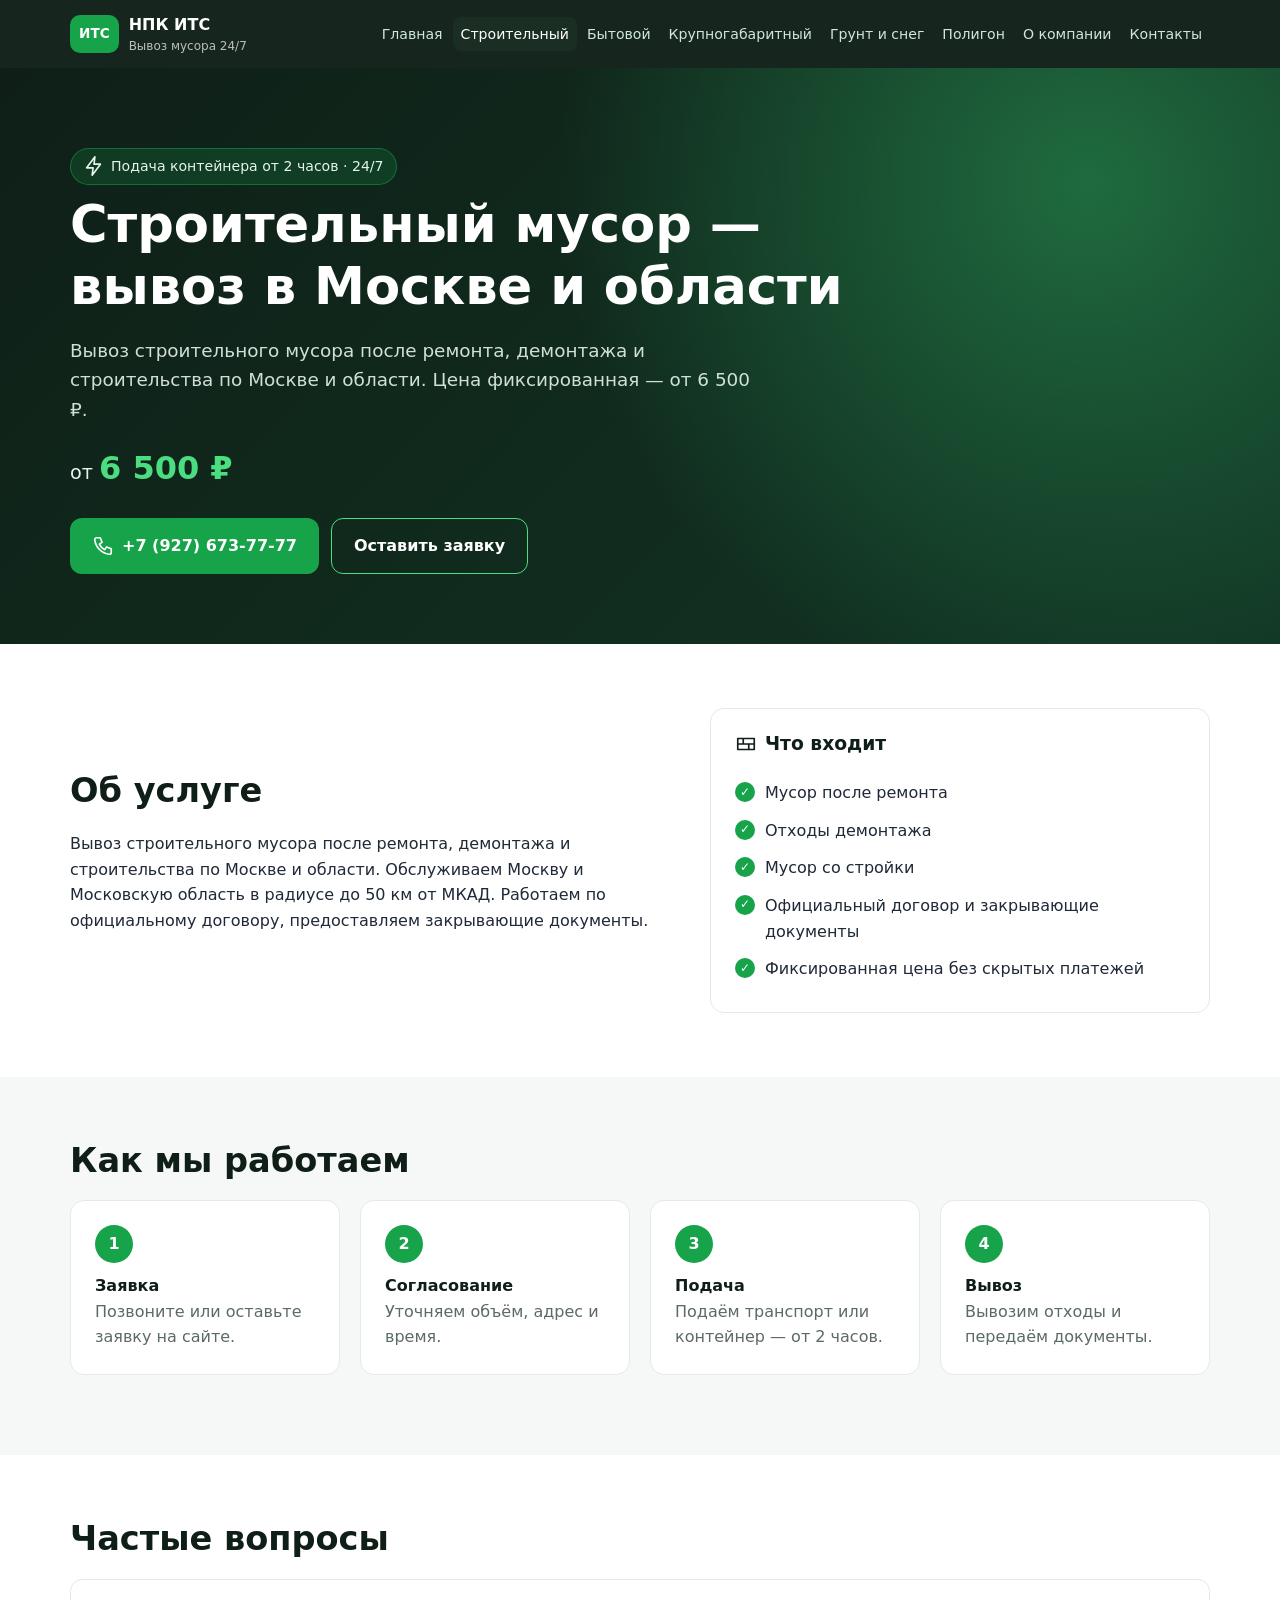
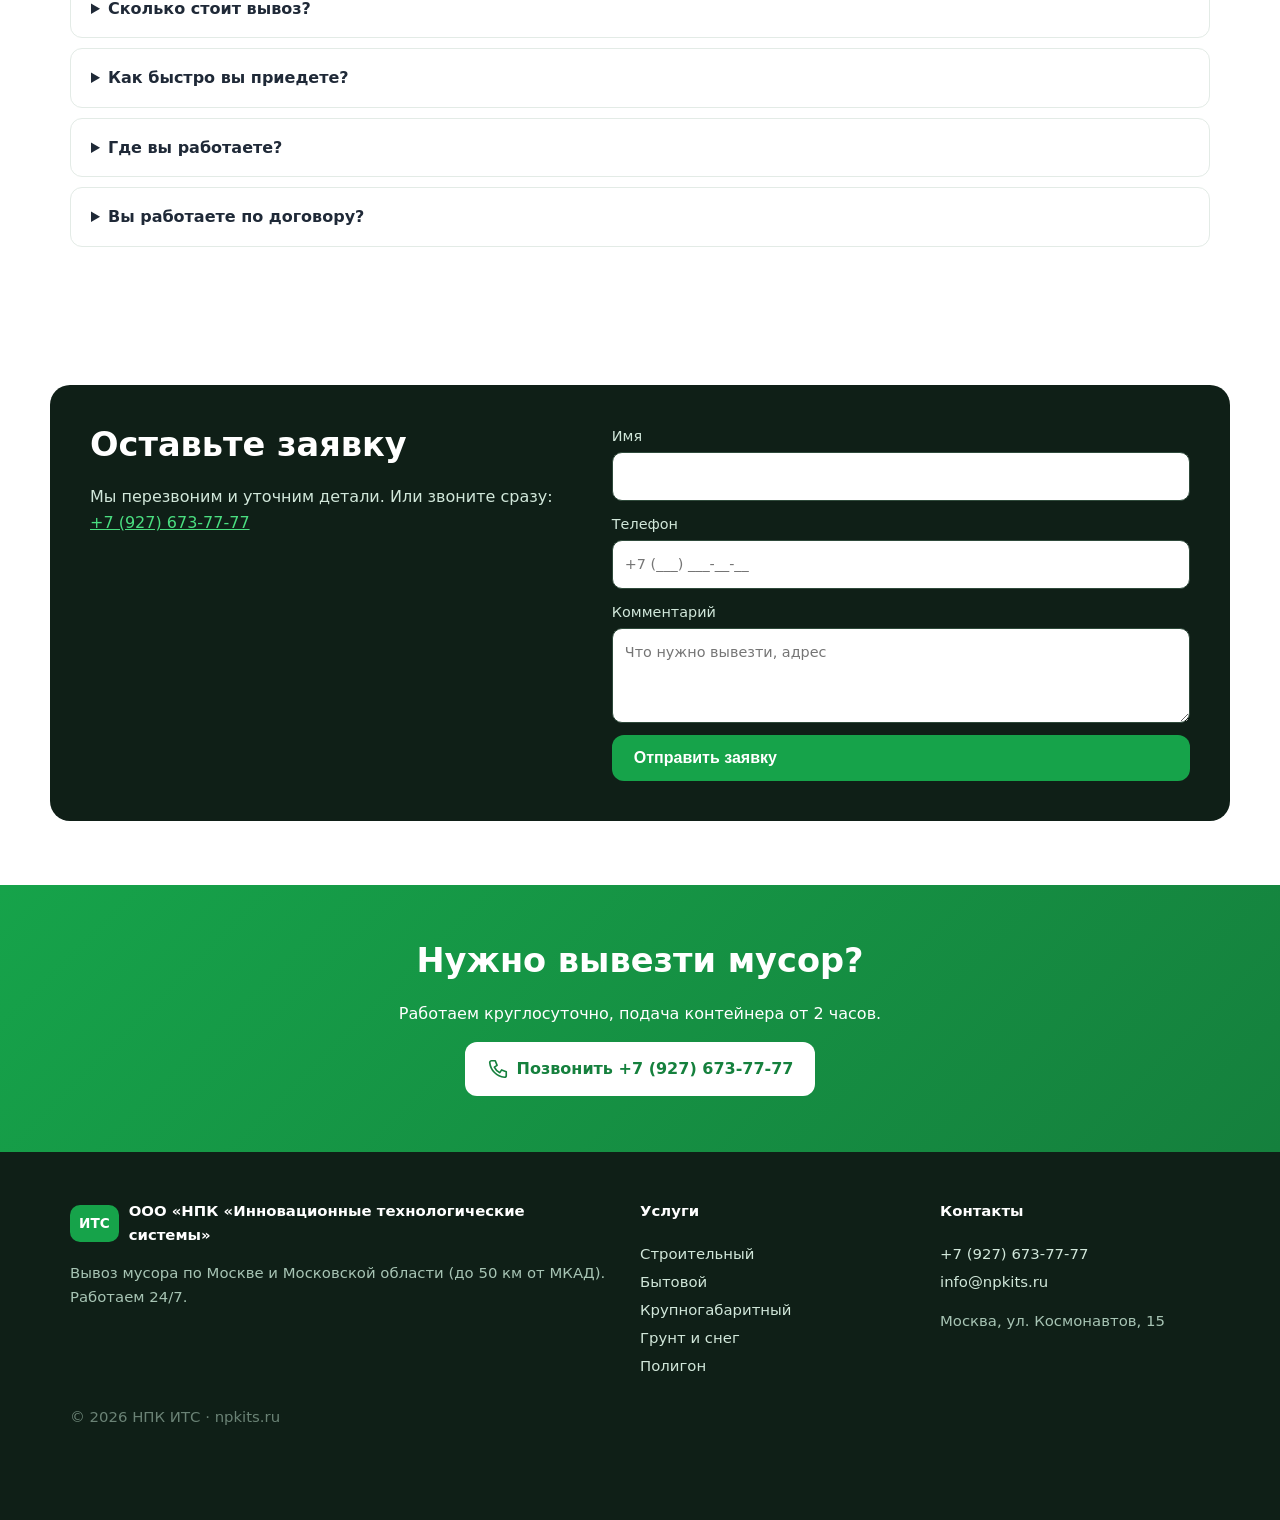
<file: stroitelnyj.html>
<!DOCTYPE html><html lang="ru"><head><meta charset="utf-8"><meta name="viewport" content="width=device-width,initial-scale=1">
<title>Вывоз: строительный мусор в Москве от 6 500 ₽ | НПК ИТС</title><meta name="description" content="Вывоз строительного мусора после ремонта, демонтажа и строительства по Москве и области. От 6 500 ₽, фиксированная цена, подача от 2 часов, 24/7. ☎ +7 (927) 673-77-77"><link rel="canonical" href="https://npkits.ru/stroitelnyj.html">
<meta property="og:title" content="Вывоз: строительный мусор в Москве от 6 500 ₽ | НПК ИТС"><meta property="og:description" content="Вывоз строительного мусора после ремонта, демонтажа и строительства по Москве и области. От 6 500 ₽, фиксированная цена, подача от 2 часов, 24/7. ☎ +7 (927) 673-77-77"><link rel="stylesheet" href="css/style.css">
<link rel="icon" href="data:image/svg+xml,%3Csvg xmlns='http://www.w3.org/2000/svg' viewBox='0 0 24 24'%3E%3Crect width='24' height='24' rx='5' fill='%2316a34a'/%3E%3C/svg%3E"></head><body>
<header class="hdr"><div class="wrap hrow"><a class="logo" href="index.html"><span class="lm">ИТС</span><span>НПК ИТС<small>Вывоз мусора 24/7</small></span></a>
<button class="burger" aria-label="Меню" aria-expanded="false"><span></span><span></span><span></span></button>
<nav class="nav"><a href="index.html">Главная</a><a href="stroitelnyj.html" class="active" aria-current="page">Строительный</a><a href="bytovoj.html">Бытовой</a><a href="krupnogabaritnyj.html">Крупногабаритный</a><a href="grunt-sneg.html">Грунт и снег</a><a href="poligon.html">Полигон</a><a href="o-kompanii.html">О компании</a><a href="kontakty.html">Контакты</a></nav><a class="hphone" href="tel:+79276737777"><svg class="ic" viewBox="0 0 24 24" fill="none" stroke="currentColor" stroke-width="1.8" stroke-linecap="round" stroke-linejoin="round" aria-hidden="true"><path d="M5 3h4l2 5-3 2a12 12 0 006 6l2-3 5 2v4a2 2 0 01-2 2A18 18 0 013 5a2 2 0 012-2z"/></svg>+7 (927) 673-77-77</a></div></header>
<main><section class="hero"><div class="wrap"><span class="badge"><svg class="ic" viewBox="0 0 24 24" fill="none" stroke="currentColor" stroke-width="1.8" stroke-linecap="round" stroke-linejoin="round" aria-hidden="true"><path d="M13 2L4 14h7l-1 8 9-12h-7z"/></svg> Подача контейнера от 2 часов · 24/7</span><h1>Строительный мусор — вывоз в Москве и области</h1><p class="lead">Вывоз строительного мусора после ремонта, демонтажа и строительства по Москве и области. Цена фиксированная — от 6 500 ₽.</p><p class="price">от <b>6 500 ₽</b></p><div class="btns"><a class="btn" href="tel:+79276737777"><svg class="ic" viewBox="0 0 24 24" fill="none" stroke="currentColor" stroke-width="1.8" stroke-linecap="round" stroke-linejoin="round" aria-hidden="true"><path d="M5 3h4l2 5-3 2a12 12 0 006 6l2-3 5 2v4a2 2 0 01-2 2A18 18 0 013 5a2 2 0 012-2z"/></svg> +7 (927) 673-77-77</a><a class="btn ghost" href="#zayavka">Оставить заявку</a></div></div></section><section class="sec"><div class="wrap two"><div><h2>Об услуге</h2><p>Вывоз строительного мусора после ремонта, демонтажа и строительства по Москве и области. Обслуживаем Москву и Московскую область в радиусе до 50 км от МКАД. Работаем по официальному договору, предоставляем закрывающие документы.</p></div>
<div class="card"><h3><svg class="ic" viewBox="0 0 24 24" fill="none" stroke="currentColor" stroke-width="1.8" stroke-linecap="round" stroke-linejoin="round" aria-hidden="true"><path d="M3 6h18v12H3zM3 12h18M9 6v6M15 12v6"/></svg> Что входит</h3><ul class="check"><li>Мусор после ремонта</li><li>Отходы демонтажа</li><li>Мусор со стройки</li><li>Официальный договор и закрывающие документы</li><li>Фиксированная цена без скрытых платежей</li></ul></div></div></section>
<section class="sec alt"><div class="wrap"><h2>Как мы работаем</h2><ol class="steps"><li><b>Заявка</b>Позвоните или оставьте заявку на сайте.</li><li><b>Согласование</b>Уточняем объём, адрес и время.</li><li><b>Подача</b>Подаём транспорт или контейнер — от 2 часов.</li><li><b>Вывоз</b>Вывозим отходы и передаём документы.</li></ol></div></section>
<section class="sec"><div class="wrap"><h2>Частые вопросы</h2><div class="faq"><details><summary>Сколько стоит вывоз?</summary><p>Стоимость — от 6 500 ₽. Цены фиксированные.</p></details><details><summary>Как быстро вы приедете?</summary><p>Подача контейнера — от 2 часов. Работаем 24/7.</p></details><details><summary>Где вы работаете?</summary><p>По Москве и Московской области в радиусе до 50 км от МКАД.</p></details><details><summary>Вы работаете по договору?</summary><p>Да, по официальному договору. Предоставляем акты, счета-фактуры и закрывающие документы.</p></details></div></div></section><section class="sec" id="zayavka"><div class="wrap formbox"><div><h2>Оставьте заявку</h2><p>Мы перезвоним и уточним детали. Или звоните сразу: <a href="tel:+79276737777">+7 (927) 673-77-77</a></p></div>
<form class="form" novalidate><label>Имя<input name="name" required autocomplete="name"></label><label>Телефон<input name="phone" type="tel" required autocomplete="tel" placeholder="+7 (___) ___-__-__"></label>
<label>Комментарий<textarea name="comment" rows="3" placeholder="Что нужно вывезти, адрес"></textarea></label><button class="btn" type="submit">Отправить заявку</button><p class="ok" hidden>Спасибо! Заявка принята. Мы свяжемся с вами в ближайшее время.</p></form></div></section><section class="cta"><div class="wrap"><h2>Нужно вывезти мусор?</h2><p>Работаем круглосуточно, подача контейнера от 2 часов.</p><a class="btn light" href="tel:+79276737777"><svg class="ic" viewBox="0 0 24 24" fill="none" stroke="currentColor" stroke-width="1.8" stroke-linecap="round" stroke-linejoin="round" aria-hidden="true"><path d="M5 3h4l2 5-3 2a12 12 0 006 6l2-3 5 2v4a2 2 0 01-2 2A18 18 0 013 5a2 2 0 012-2z"/></svg> Позвонить +7 (927) 673-77-77</a></div></section></main>
<footer class="ftr"><div class="wrap fgrid"><div><div class="logo"><span class="lm">ИТС</span><span>ООО «НПК «Инновационные технологические системы»</span></div><p>Вывоз мусора по Москве и Московской области (до 50 км от МКАД). Работаем 24/7.</p></div>
<div><h4>Услуги</h4><a href="stroitelnyj.html">Строительный</a><a href="bytovoj.html">Бытовой</a><a href="krupnogabaritnyj.html">Крупногабаритный</a><a href="grunt-sneg.html">Грунт и снег</a><a href="poligon.html">Полигон</a></div>
<div><h4>Контакты</h4><a href="tel:+79276737777">+7 (927) 673-77-77</a><a href="mailto:info@npkits.ru">info@npkits.ru</a><p>Москва, ул. Космонавтов, 15</p></div></div>
<div class="wrap copy">© 2026 НПК ИТС · npkits.ru</div></footer>
<a class="fab" href="tel:+79276737777" aria-label="Позвонить"><svg class="ic" viewBox="0 0 24 24" fill="none" stroke="currentColor" stroke-width="1.8" stroke-linecap="round" stroke-linejoin="round" aria-hidden="true"><path d="M5 3h4l2 5-3 2a12 12 0 006 6l2-3 5 2v4a2 2 0 01-2 2A18 18 0 013 5a2 2 0 012-2z"/></svg><span>Позвонить</span></a>
<script src="js/main.js"></script></body></html>
</file>
<file: css/style.css>
:root{--g:#16a34a;--g2:#15803d;--gl:#dcfce7;--d:#0f1f17;--d2:#1b2e24;--t:#1f2937;--m:#5b6b62;--bg:#f6f8f7;--r:14px}
*{box-sizing:border-box}body{margin:0;font:16px/1.6 system-ui,-apple-system,"Segoe UI",Roboto,Arial,sans-serif;color:var(--t);background:#fff}
a{color:var(--g2)}h1,h2,h3{line-height:1.2;color:var(--d)}h2{font-size:clamp(1.5rem,3vw,2.1rem);margin:0 0 1.2rem}
.wrap{max-width:1180px;margin:0 auto;padding:0 20px}.ic{width:22px;height:22px;flex:none}
.hdr{position:sticky;top:0;z-index:50;background:rgba(15,31,23,.97);color:#fff;backdrop-filter:blur(6px)}
.hrow{display:flex;align-items:center;gap:20px;height:68px}.logo{display:flex;gap:10px;align-items:center;color:#fff;text-decoration:none;font-weight:700}
.logo small{display:block;font-weight:400;font-size:.75rem;opacity:.7}.lm{background:var(--g);border-radius:10px;padding:8px 9px;font-size:.85rem}
.nav{display:flex;gap:2px;margin-left:auto}.nav a{color:#d1e7da;text-decoration:none;padding:6px 8px;border-radius:8px;font-size:.88rem;white-space:nowrap}
.nav a:hover,.nav a.active{background:var(--d2);color:#fff}.hphone{display:flex;gap:6px;align-items:center;color:#fff;font-weight:700;text-decoration:none;white-space:nowrap}
.burger{display:none;margin-left:auto;background:none;border:0;padding:8px;cursor:pointer}.burger span{display:block;width:24px;height:2px;background:#fff;margin:5px 0}
.hero{background:radial-gradient(circle at 85% 20%,#1f6b3f 0,transparent 45%),linear-gradient(135deg,var(--d),#123524);color:#e6f4ec;padding:80px 0 70px}
.hero h1{color:#fff;font-size:clamp(2rem,5vw,3.2rem);margin:.6rem 0;max-width:800px}.lead{font-size:1.15rem;max-width:680px;opacity:.9}
.badge{display:inline-flex;gap:6px;align-items:center;background:rgba(22,163,74,.2);border:1px solid rgba(22,163,74,.5);padding:6px 12px;border-radius:99px;font-size:.88rem}
.price{font-size:1.2rem}.price b{font-size:2rem;color:#4ade80}.btns{display:flex;gap:12px;flex-wrap:wrap;margin-top:24px}
.btn{display:inline-flex;gap:8px;align-items:center;background:var(--g);color:#fff;border:0;padding:14px 22px;border-radius:12px;font-weight:700;text-decoration:none;cursor:pointer;font-size:1rem}
.btn:hover{background:var(--g2)}.btn.ghost{background:transparent;border:1.5px solid #4ade80}.btn.light{background:#fff;color:var(--g2)}
.stats{display:grid;grid-template-columns:repeat(4,1fr);gap:16px;margin-top:-34px;position:relative}
.stats div{background:#fff;border-radius:var(--r);padding:18px;box-shadow:0 8px 30px rgba(0,0,0,.08);text-align:center;color:var(--m)}.stats b{display:block;font-size:1.6rem;color:var(--g2)}
.sec{padding:64px 0}.sec.alt{background:var(--bg)}.grid{display:grid;gap:20px}.g3{grid-template-columns:repeat(3,1fr)}.g4{grid-template-columns:repeat(4,1fr)}
.two{display:grid;grid-template-columns:1.2fr 1fr;gap:40px;align-items:center}
.card{background:#fff;border:1px solid #e3ebe6;border-radius:var(--r);padding:24px}.card h3{display:flex;gap:8px;align-items:center;margin-top:0}
.svc{text-decoration:none;color:inherit;transition:.2s}.svc:hover{transform:translateY(-4px);box-shadow:0 12px 30px rgba(0,0,0,.08);border-color:var(--g)}
.ico{width:52px;height:52px;border-radius:12px;background:var(--gl);color:var(--g2);display:grid;place-items:center;margin-bottom:12px}.ico .ic{width:28px;height:28px}
.pr{font-weight:800;font-size:1.3rem;color:var(--g2)}.more{font-size:.9rem;color:var(--m)}.adv p{color:var(--m);margin:0}
.check{list-style:none;padding:0;margin:0}.check li{padding:6px 0 6px 30px;position:relative}.check li:before{content:"✓";position:absolute;left:0;color:#fff;background:var(--g);border-radius:50%;width:20px;height:20px;font-size:12px;display:grid;place-items:center;top:8px}
.steps{list-style:none;padding:0;display:grid;grid-template-columns:repeat(4,1fr);gap:20px;counter-reset:s}.steps li{counter-increment:s;background:#fff;border-radius:var(--r);padding:24px;border:1px solid #e3ebe6;color:var(--m)}
.steps li:before{content:counter(s);display:grid;place-items:center;width:38px;height:38px;border-radius:50%;background:var(--g);color:#fff;font-weight:800;margin-bottom:10px}.steps b{display:block;color:var(--d)}
.faq details{border:1px solid #e3ebe6;border-radius:12px;padding:16px 20px;margin-bottom:10px}.faq summary{font-weight:700;cursor:pointer}
.rev blockquote{margin:0 0 12px;font-style:italic}.stars{color:#f59e0b}.rev{margin:0}.center{text-align:center;margin-top:24px}
.formbox{display:grid;grid-template-columns:1fr 1.2fr;gap:40px;background:var(--d);color:#d1e7da;border-radius:20px;padding:40px}.formbox h2{color:#fff}.formbox a{color:#4ade80}
.form{display:grid;gap:12px}.form label{display:grid;gap:4px;font-size:.9rem}.form input,.form textarea{font:inherit;padding:12px;border-radius:10px;border:1px solid #2f4a3b;background:#fff}
.form .err{border-color:#ef4444;box-shadow:0 0 0 2px #fecaca}.ok{background:var(--gl);color:var(--g2);padding:12px;border-radius:10px;font-weight:700}
.cta{background:linear-gradient(135deg,var(--g),var(--g2));color:#fff;text-align:center;padding:56px 0}.cta h2{color:#fff}
.ftr{background:var(--d);color:#a7c4b4;padding:48px 0 90px;font-size:.93rem}.fgrid{display:grid;grid-template-columns:2fr 1fr 1fr;gap:30px}.ftr h4{color:#fff;margin-top:0}.ftr a{display:block;color:#d1e7da;text-decoration:none;margin:4px 0}.copy{margin-top:24px;opacity:.6}
.fab{display:none}
@media(max-width:1320px){.hphone{display:none}}.logo{flex:none}.logo small{white-space:nowrap}
@media(max-width:900px){.burger{display:block}.nav{display:none;position:absolute;top:68px;left:0;right:0;background:var(--d);flex-direction:column;padding:10px 20px 20px}.nav.open{display:flex}
.g3,.g4,.steps,.stats{grid-template-columns:1fr 1fr}.two,.formbox,.fgrid{grid-template-columns:1fr}
.fab{display:flex;position:fixed;bottom:16px;left:16px;right:16px;z-index:60;justify-content:center;gap:8px;align-items:center;background:var(--g);color:#fff;padding:15px;border-radius:14px;font-weight:700;text-decoration:none;box-shadow:0 8px 24px rgba(22,163,74,.45)}}
@media(max-width:560px){.g3,.g4,.steps{grid-template-columns:1fr}.formbox{padding:24px}.hero{padding:56px 0}}
</file>
